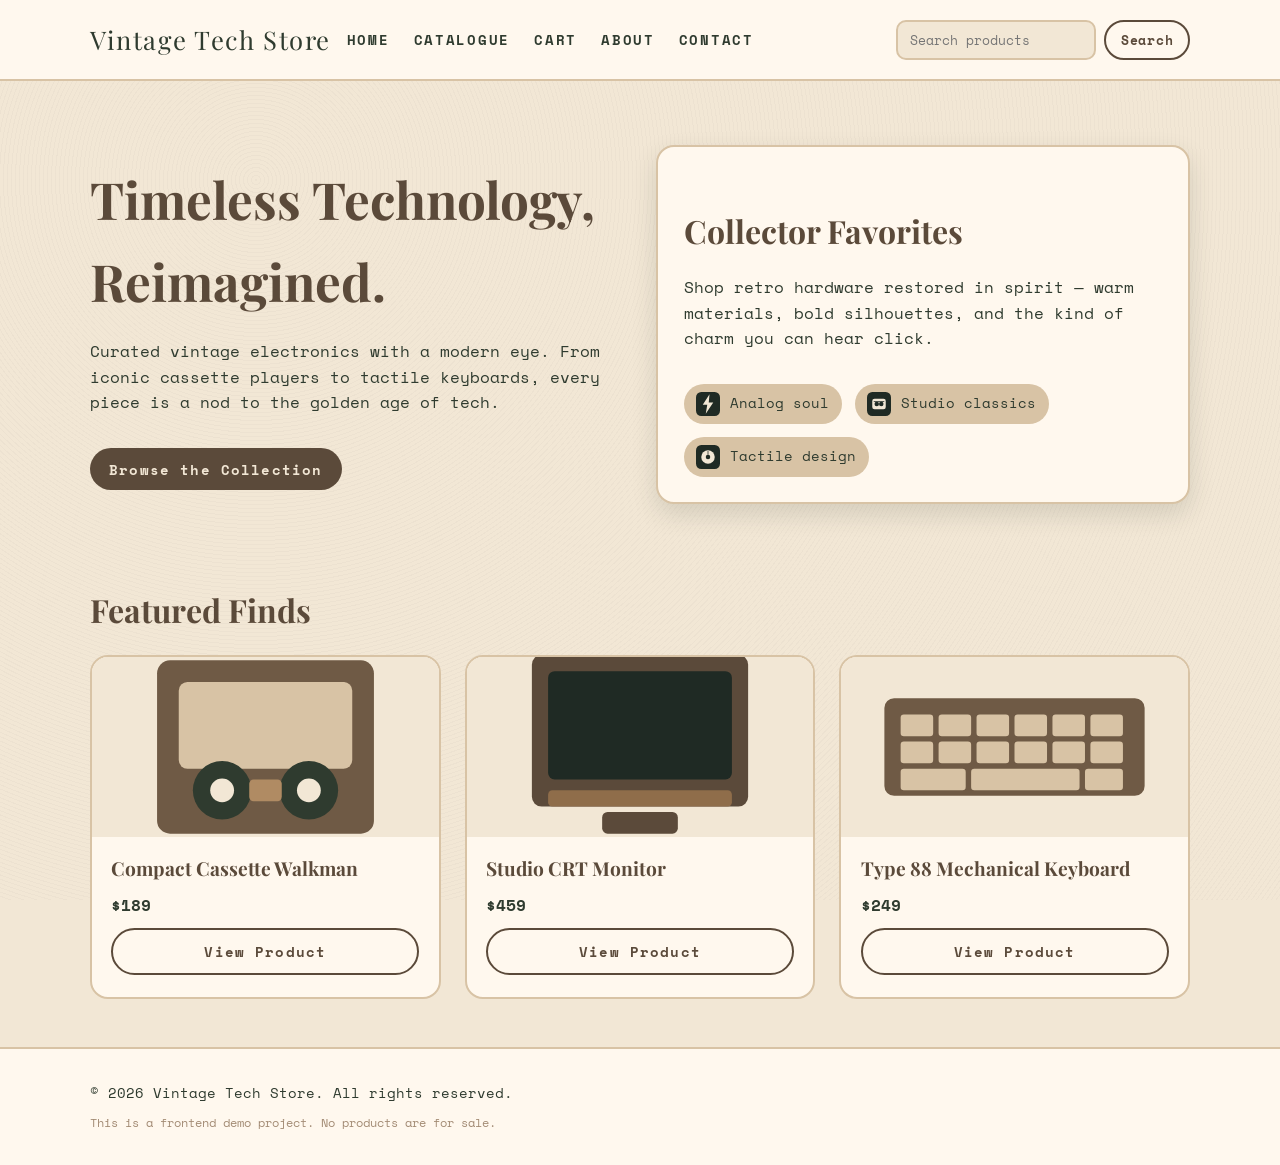
<file: index.html>
<!DOCTYPE html>
<html lang="en">
  <head>
    <!-- Google Tag Manager -->
<script>(function(w,d,s,l,i){w[l]=w[l]||[];w[l].push({'gtm.start':
new Date().getTime(),event:'gtm.js'});var f=d.getElementsByTagName(s)[0],
j=d.createElement(s),dl=l!='dataLayer'?'&l='+l:'';j.async=true;j.src=
'https://www.googletagmanager.com/gtm.js?id='+i+dl;f.parentNode.insertBefore(j,f);
})(window,document,'script','dataLayer','GTM-P5HPLHMH');</script>
<!-- End Google Tag Manager -->
    <meta charset="UTF-8" />
    <meta name="viewport" content="width=device-width, initial-scale=1.0" />
    <title>Vintage Tech Store</title>
    <link rel="preconnect" href="https://fonts.googleapis.com" />
    <link rel="preconnect" href="https://fonts.gstatic.com" crossorigin />
    <link
      href="https://fonts.googleapis.com/css2?family=Playfair+Display:wght@500;700&family=Space+Mono:wght@400;700&display=swap"
      rel="stylesheet"
    />
    <link rel="stylesheet" href="css/style.css" />
    <!-- Google tag (gtag.js) -->
  <script async src="https://www.googletagmanager.com/gtag/js?id=G-5LBXC2BKYL"></script>
  <script>
    window.dataLayer = window.dataLayer || [];
    function gtag(){dataLayer.push(arguments);}
    gtag('js', new Date());

    gtag('config', 'G-5LBXC2BKYL');
  </script>
  <script src="https://t.contentsquare.net/uxa/ed27c4a31c78d.js"></script>
  </head>
  <body>
    <!-- Google Tag Manager (noscript) -->
<noscript><iframe src="https://www.googletagmanager.com/ns.html?id=GTM-P5HPLHMH"
height="0" width="0" style="display:none;visibility:hidden"></iframe></noscript>
<!-- End Google Tag Manager (noscript) -->
    <header class="navbar">
      <div class="container navbar-inner">
        <a class="brand" href="index.html">Vintage Tech Store</a>
        <button class="nav-toggle" type="button" aria-label="Toggle navigation">
          Menu
        </button>
        <nav class="nav-links">
          <a href="index.html">Home</a>
          <a href="catalogue.html">Catalogue</a>
          <a href="cart.html">Cart</a>
          <a href="about.html">About</a>
          <a href="contact.html">Contact</a>
        </nav>
      </div>
    </header>

    <main class="container">
      <section class="hero">
        <div>
          <h1>Timeless Technology, Reimagined.</h1>
          <p>
            Curated vintage electronics with a modern eye. From iconic cassette
            players to tactile keyboards, every piece is a nod to the golden age
            of tech.
          </p>
          <a class="button" href="catalogue.html">Browse the Collection</a>
        </div>
        <div class="hero-card">
          <h2 class="section-title">Collector Favorites</h2>
          <p>
            Shop retro hardware restored in spirit — warm materials, bold
            silhouettes, and the kind of charm you can hear click.
          </p>
          <div class="hero-badges">
            <div class="badge">
              <img src="assets/icons/bolt.svg" alt="Bolt icon" />
              Analog soul
            </div>
            <div class="badge">
              <img src="assets/icons/tape.svg" alt="Tape icon" />
              Studio classics
            </div>
            <div class="badge">
              <img src="assets/icons/knob.svg" alt="Knob icon" />
              Tactile design
            </div>
          </div>
        </div>
      </section>

      <section>
        <h2 class="section-title">Featured Finds</h2>
        <div class="grid grid-3">
          <article class="card" data-product-id="walkman" tabindex="0" aria-label="Compact Cassette Walkman">
            <img src="assets/images/walkman.svg" alt="Vintage Walkman" />
            <div class="card-body">
              <h3>Compact Cassette Walkman</h3>
              <p class="price">$189</p>
              <a class="button secondary" href="product.html?id=walkman">View Product</a>
            </div>
          </article>
          <article class="card" data-product-id="crt-monitor" tabindex="0" aria-label="Studio CRT Monitor">
            <img src="assets/images/crt-monitor.svg" alt="CRT Monitor" />
            <div class="card-body">
              <h3>Studio CRT Monitor</h3>
              <p class="price">$459</p>
              <a class="button secondary" href="product.html?id=crt-monitor">View Product</a>
            </div>
          </article>
          <article class="card" data-product-id="mechanical-keyboard" tabindex="0" aria-label="Type 88 Mechanical Keyboard">
            <img src="assets/images/mechanical-keyboard.svg" alt="Mechanical Keyboard" />
            <div class="card-body">
              <h3>Type 88 Mechanical Keyboard</h3>
              <p class="price">$249</p>
              <a class="button secondary" href="product.html?id=mechanical-keyboard">View Product</a>
            </div>
          </article>
        </div>
      </section>
    </main>

    <footer class="footer">
      <div class="container">
        <p>© 2026 Vintage Tech Store. All rights reserved.</p>
        <small>This is a frontend demo project. No products are for sale.</small>
      </div>
    </footer>

    <script src="js/main.js"></script>
  </body>
</html>
</file>
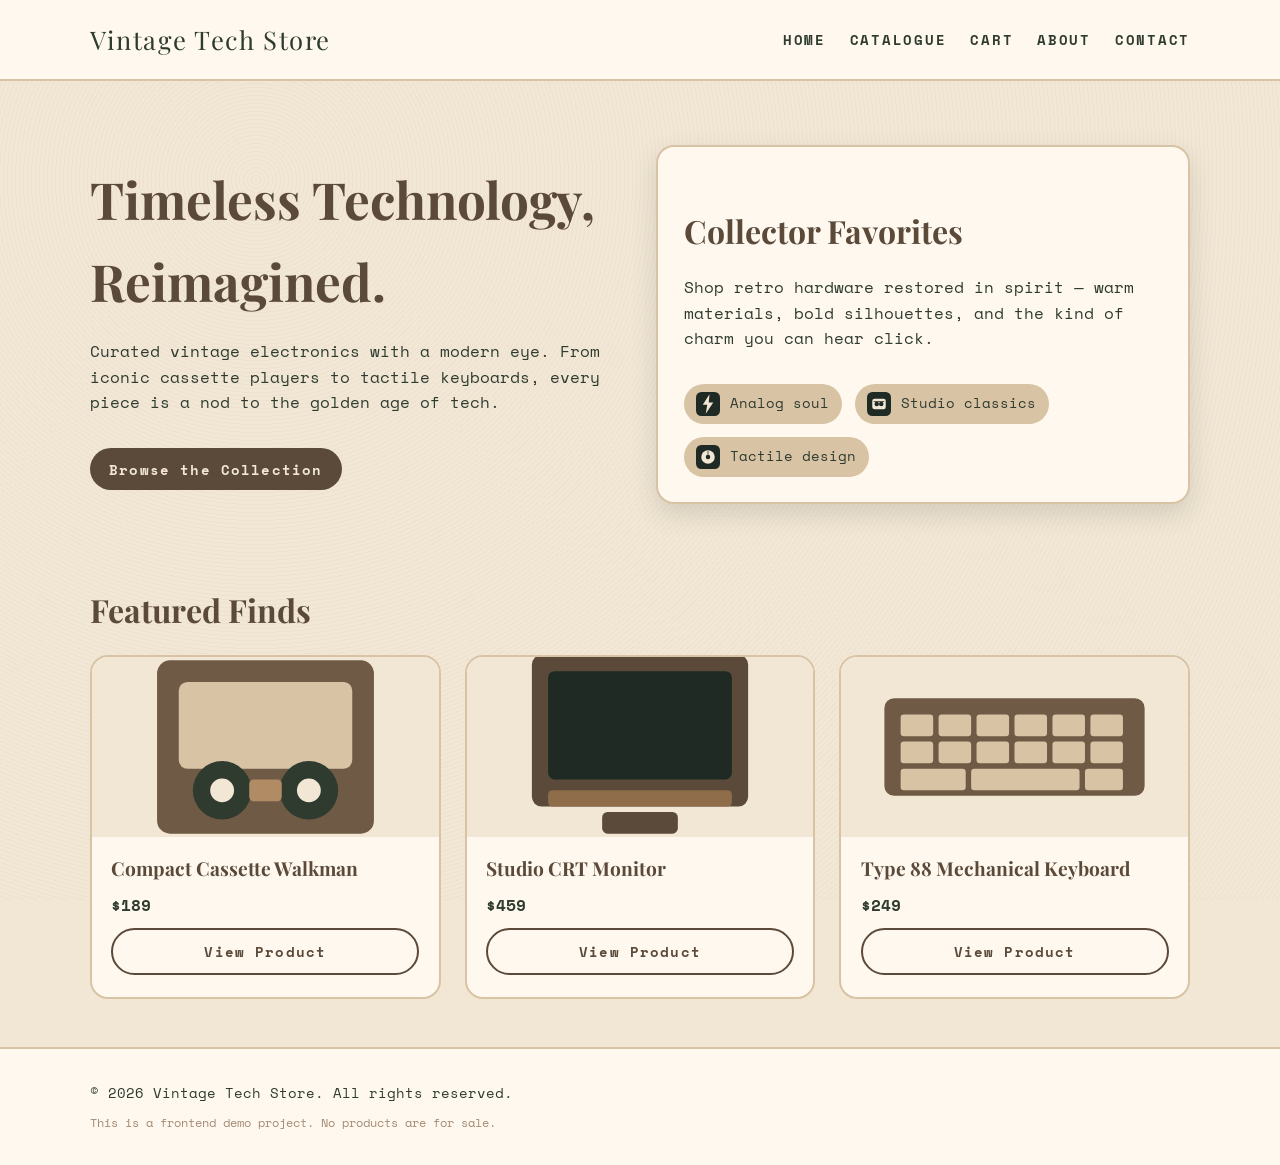
<file: vintage-tech-store/index.html>
<!DOCTYPE html>
<html lang="en">
  <head>
    <meta charset="UTF-8" />
    <meta name="viewport" content="width=device-width, initial-scale=1.0" />
    <title>Vintage Tech Store</title>
    <link rel="preconnect" href="https://fonts.googleapis.com" />
    <link rel="preconnect" href="https://fonts.gstatic.com" crossorigin />
    <link
      href="https://fonts.googleapis.com/css2?family=Playfair+Display:wght@500;700&family=Space+Mono:wght@400;700&display=swap"
      rel="stylesheet"
    />
    <link rel="stylesheet" href="css/style.css" />
    <!-- Google tag (gtag.js) -->
  <script async src="https://www.googletagmanager.com/gtag/js?id=G-5LBXC2BKYL"></script>
  <script>
    window.dataLayer = window.dataLayer || [];
    function gtag(){dataLayer.push(arguments);}
    gtag('js', new Date());

    gtag('config', 'G-5LBXC2BKYL');
  </script>
  <script src="https://t.contentsquare.net/uxa/ed27c4a31c78d.js"></script>
  </head>
  <body>
    <header class="navbar">
      <div class="container navbar-inner">
        <a class="brand" href="index.html">Vintage Tech Store</a>
        <button class="nav-toggle" type="button" aria-label="Toggle navigation">
          Menu
        </button>
        <nav class="nav-links">
          <a href="index.html">Home</a>
          <a href="catalogue.html">Catalogue</a>
          <a href="cart.html">Cart</a>
          <a href="about.html">About</a>
          <a href="contact.html">Contact</a>
        </nav>
      </div>
    </header>

    <main class="container">
      <section class="hero">
        <div>
          <h1>Timeless Technology, Reimagined.</h1>
          <p>
            Curated vintage electronics with a modern eye. From iconic cassette
            players to tactile keyboards, every piece is a nod to the golden age
            of tech.
          </p>
          <a class="button" href="catalogue.html">Browse the Collection</a>
        </div>
        <div class="hero-card">
          <h2 class="section-title">Collector Favorites</h2>
          <p>
            Shop retro hardware restored in spirit — warm materials, bold
            silhouettes, and the kind of charm you can hear click.
          </p>
          <div class="hero-badges">
            <div class="badge">
              <img src="assets/icons/bolt.svg" alt="Bolt icon" />
              Analog soul
            </div>
            <div class="badge">
              <img src="assets/icons/tape.svg" alt="Tape icon" />
              Studio classics
            </div>
            <div class="badge">
              <img src="assets/icons/knob.svg" alt="Knob icon" />
              Tactile design
            </div>
          </div>
        </div>
      </section>

      <section>
        <h2 class="section-title">Featured Finds</h2>
        <div class="grid grid-3">
          <article class="card" data-product-id="walkman" tabindex="0" aria-label="Compact Cassette Walkman">
            <img src="assets/images/walkman.svg" alt="Vintage Walkman" />
            <div class="card-body">
              <h3>Compact Cassette Walkman</h3>
              <p class="price">$189</p>
              <a class="button secondary" href="product.html?id=walkman">View Product</a>
            </div>
          </article>
          <article class="card" data-product-id="crt-monitor" tabindex="0" aria-label="Studio CRT Monitor">
            <img src="assets/images/crt-monitor.svg" alt="CRT Monitor" />
            <div class="card-body">
              <h3>Studio CRT Monitor</h3>
              <p class="price">$459</p>
              <a class="button secondary" href="product.html?id=crt-monitor">View Product</a>
            </div>
          </article>
          <article class="card" data-product-id="mechanical-keyboard" tabindex="0" aria-label="Type 88 Mechanical Keyboard">
            <img src="assets/images/mechanical-keyboard.svg" alt="Mechanical Keyboard" />
            <div class="card-body">
              <h3>Type 88 Mechanical Keyboard</h3>
              <p class="price">$249</p>
              <a class="button secondary" href="product.html?id=mechanical-keyboard">View Product</a>
            </div>
          </article>
        </div>
      </section>
    </main>

    <footer class="footer">
      <div class="container">
        <p>© 2026 Vintage Tech Store. All rights reserved.</p>
        <small>This is a frontend demo project. No products are for sale.</small>
      </div>
    </footer>

    <script src="js/main.js"></script>
  </body>
</html>
</file>
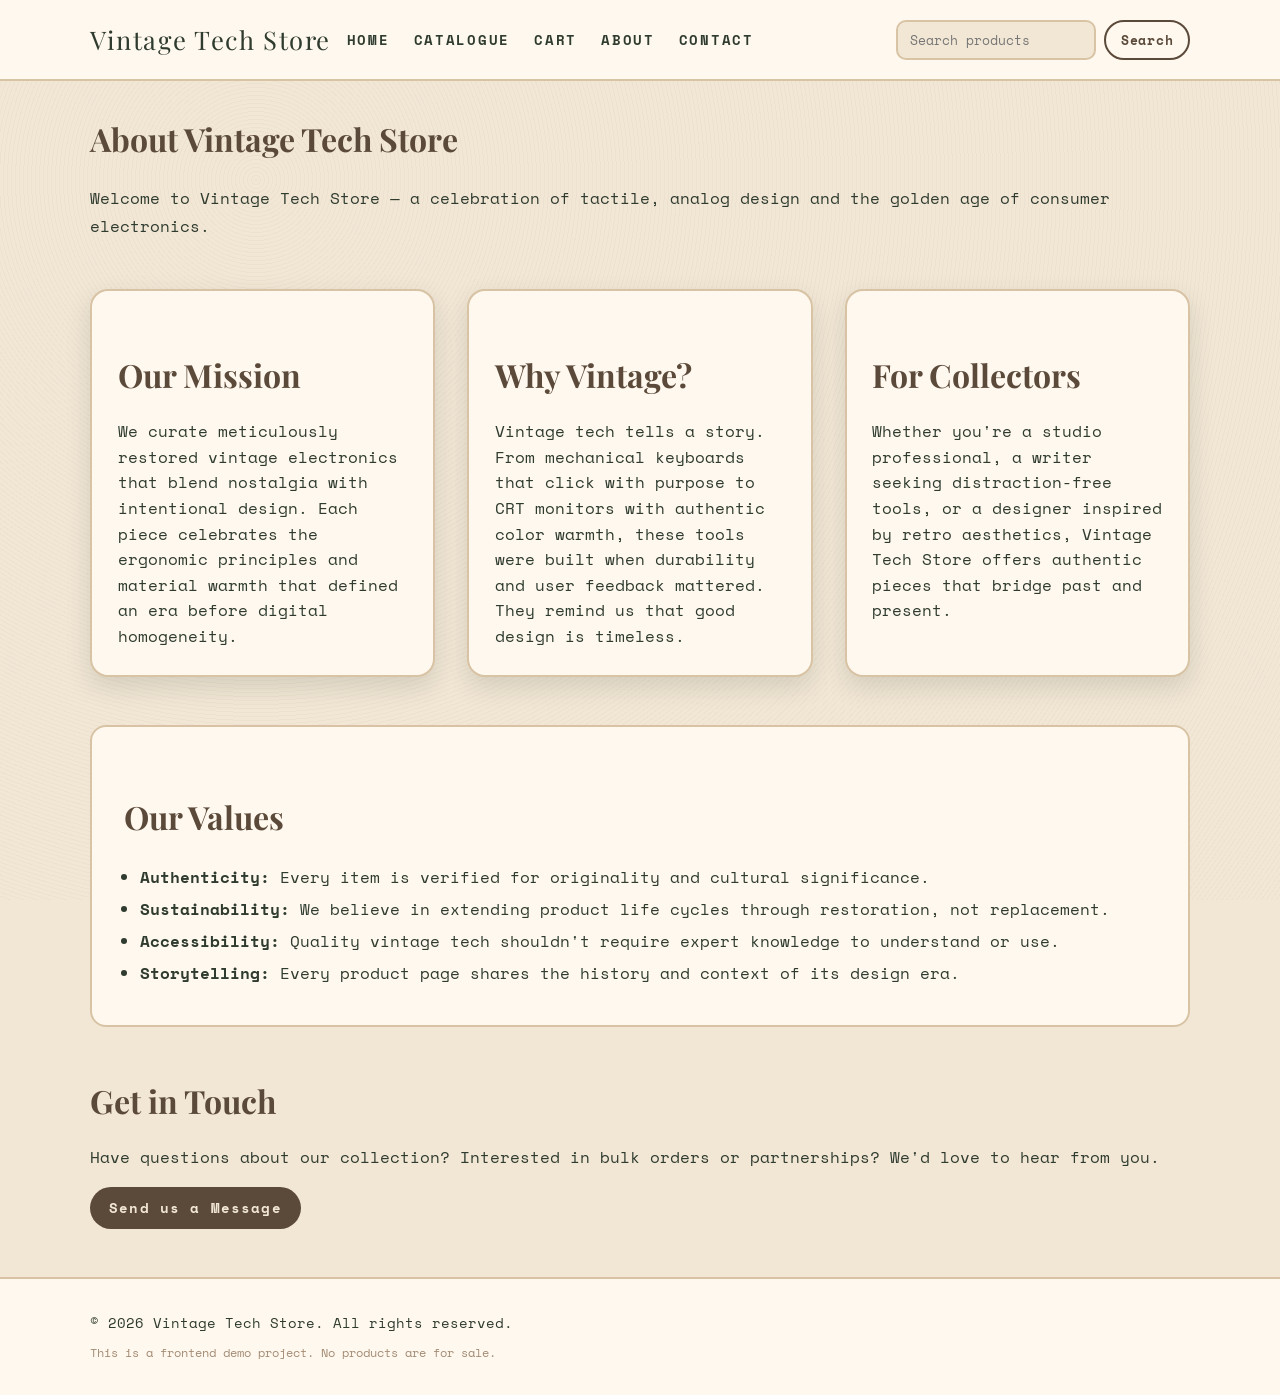
<file: about.html>
<!DOCTYPE html>
<html lang="en">
  <head>
    <!-- Google Tag Manager -->
  <script>(function(w,d,s,l,i){w[l]=w[l]||[];w[l].push({'gtm.start':
  new Date().getTime(),event:'gtm.js'});var f=d.getElementsByTagName(s)[0],
  j=d.createElement(s),dl=l!='dataLayer'?'&l='+l:'';j.async=true;j.src=
  'https://www.googletagmanager.com/gtm.js?id='+i+dl;f.parentNode.insertBefore(j,f);
  })(window,document,'script','dataLayer','GTM-P5HPLHMH');</script>
<!-- End Google Tag Manager -->
    <meta charset="UTF-8" />
    <meta name="viewport" content="width=device-width, initial-scale=1.0" />
    <title>About Us | Vintage Tech Store</title>
    <link rel="preconnect" href="https://fonts.googleapis.com" />
    <link rel="preconnect" href="https://fonts.gstatic.com" crossorigin />
    <link
      href="https://fonts.googleapis.com/css2?family=Playfair+Display:wght@500;700&family=Space+Mono:wght@400;700&display=swap"
      rel="stylesheet"
    />
    <link rel="stylesheet" href="css/style.css" />
    <script src="https://t.contentsquare.net/uxa/ed27c4a31c78d.js"></script>
  </head>
  <body>
    <!-- Google Tag Manager (noscript) -->
<noscript><iframe src="https://www.googletagmanager.com/ns.html?id=GTM-P5HPLHMH"
height="0" width="0" style="display:none;visibility:hidden"></iframe></noscript>
<!-- End Google Tag Manager (noscript) -->
    <header class="navbar">
      <div class="container navbar-inner">
        <a class="brand" href="index.html">Vintage Tech Store</a>
        <button class="nav-toggle" type="button" aria-label="Toggle navigation">
          Menu
        </button>
        <nav class="nav-links">
          <a href="index.html">Home</a>
          <a href="catalogue.html">Catalogue</a>
          <a href="cart.html">Cart</a>
          <a href="about.html">About</a>
          <a href="contact.html">Contact</a>
        </nav>
      </div>
    </header>

    <main class="container">
      <section style="margin-bottom: 3rem;">
        <h1 class="section-title">About Vintage Tech Store</h1>
        <p style="font-size: 1rem; margin-bottom: 1.5rem; line-height: 1.8;">
          Welcome to Vintage Tech Store — a celebration of tactile, analog design and the golden age of consumer electronics.
        </p>
      </section>

      <section style="display: grid; grid-template-columns: repeat(auto-fit, minmax(300px, 1fr)); gap: 2rem; margin-bottom: 3rem;">
        <article class="hero-card">
          <h2 class="section-title">Our Mission</h2>
          <p>
            We curate meticulously restored vintage electronics that blend nostalgia with intentional design. Each piece celebrates the ergonomic principles and material warmth that defined an era before digital homogeneity.
          </p>
        </article>
        <article class="hero-card">
          <h2 class="section-title">Why Vintage?</h2>
          <p>
            Vintage tech tells a story. From mechanical keyboards that click with purpose to CRT monitors with authentic color warmth, these tools were built when durability and user feedback mattered. They remind us that good design is timeless.
          </p>
        </article>
        <article class="hero-card">
          <h2 class="section-title">For Collectors</h2>
          <p>
            Whether you're a studio professional, a writer seeking distraction-free tools, or a designer inspired by retro aesthetics, Vintage Tech Store offers authentic pieces that bridge past and present.
          </p>
        </article>
      </section>

      <section style="background: var(--color-surface); padding: 2rem; border-radius: 16px; border: 2px solid var(--color-highlight); margin-bottom: 3rem;">
        <h2 class="section-title">Our Values</h2>
        <ul class="specs">
          <li><strong>Authenticity:</strong> Every item is verified for originality and cultural significance.</li>
          <li><strong>Sustainability:</strong> We believe in extending product life cycles through restoration, not replacement.</li>
          <li><strong>Accessibility:</strong> Quality vintage tech shouldn't require expert knowledge to understand or use.</li>
          <li><strong>Storytelling:</strong> Every product page shares the history and context of its design era.</li>
        </ul>
      </section>

      <section style="margin-bottom: 3rem;">
        <h2 class="section-title">Get in Touch</h2>
        <p style="margin-bottom: 1rem;">
          Have questions about our collection? Interested in bulk orders or partnerships? We'd love to hear from you.
        </p>
        <a class="button" href="contact.html">Send us a Message</a>
      </section>
    </main>

    <footer class="footer">
      <div class="container">
        <p>© 2026 Vintage Tech Store. All rights reserved.</p>
        <small>This is a frontend demo project. No products are for sale.</small>
      </div>
    </footer>

    <script src="js/main.js"></script>
  </body>
</html>
</file>
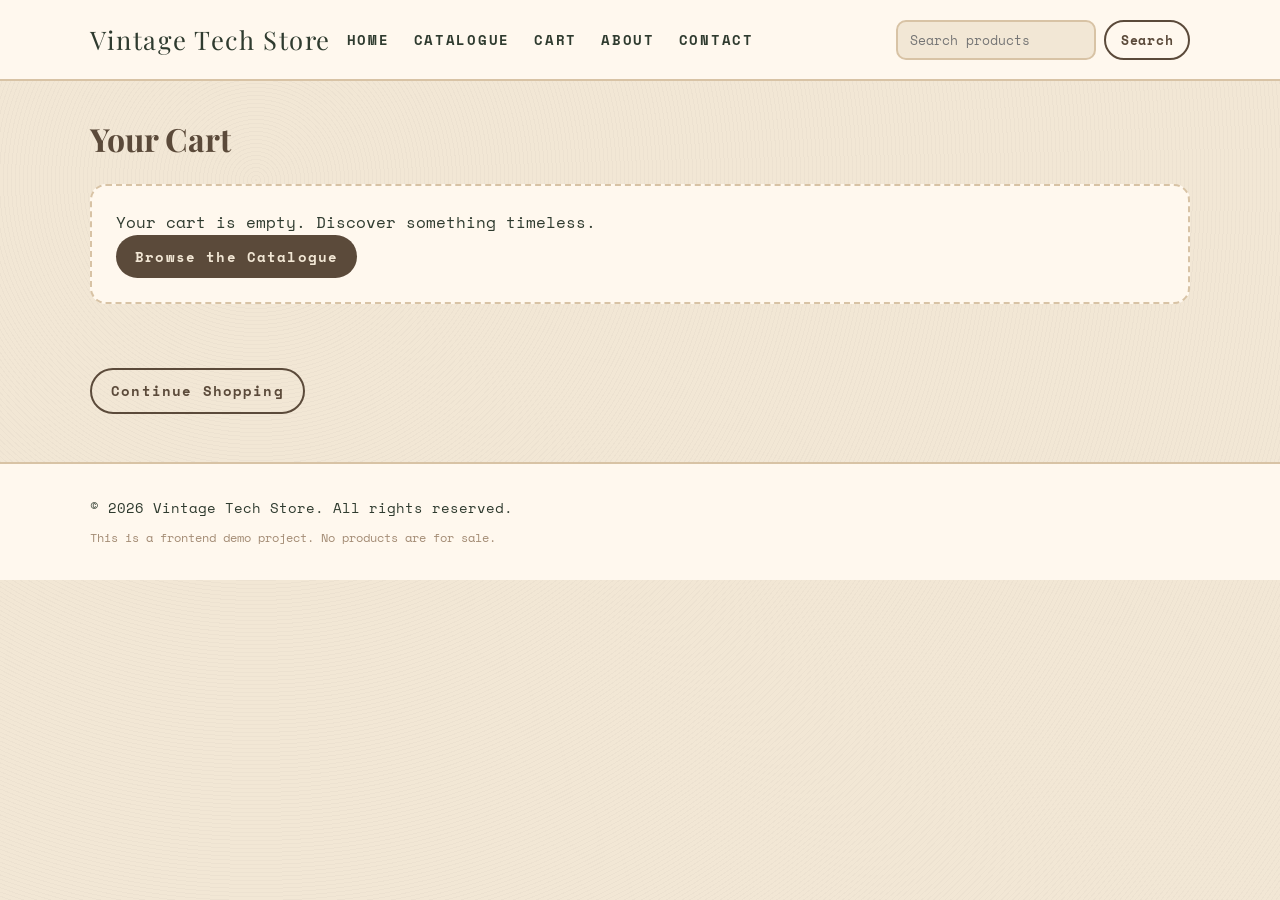
<file: cart.html>
<!DOCTYPE html>
<html lang="en">
  <head>
    <!-- Google Tag Manager -->
<script>(function(w,d,s,l,i){w[l]=w[l]||[];w[l].push({'gtm.start':
new Date().getTime(),event:'gtm.js'});var f=d.getElementsByTagName(s)[0],
j=d.createElement(s),dl=l!='dataLayer'?'&l='+l:'';j.async=true;j.src=
'https://www.googletagmanager.com/gtm.js?id='+i+dl;f.parentNode.insertBefore(j,f);
})(window,document,'script','dataLayer','GTM-P5HPLHMH');</script>
<!-- End Google Tag Manager -->
    <meta charset="UTF-8" />
    <meta name="viewport" content="width=device-width, initial-scale=1.0" />
    <title>Cart | Vintage Tech Store</title>
    <link rel="preconnect" href="https://fonts.googleapis.com" />
    <link rel="preconnect" href="https://fonts.gstatic.com" crossorigin />
    <link
      href="https://fonts.googleapis.com/css2?family=Playfair+Display:wght@500;700&family=Space+Mono:wght@400;700&display=swap"
      rel="stylesheet"
    />
    <link rel="stylesheet" href="css/style.css" />
    <!-- Google tag (gtag.js) -->
  <script async src="https://www.googletagmanager.com/gtag/js?id=G-5LBXC2BKYL"></script>
  <script>
    window.dataLayer = window.dataLayer || [];
    function gtag(){dataLayer.push(arguments);}
    gtag('js', new Date());

    gtag('config', 'G-5LBXC2BKYL');
  </script>
  <script src="https://t.contentsquare.net/uxa/ed27c4a31c78d.js"></script>
  </head>
  <body>
    <!-- Google Tag Manager (noscript) -->
<noscript><iframe src="https://www.googletagmanager.com/ns.html?id=GTM-P5HPLHMH"
height="0" width="0" style="display:none;visibility:hidden"></iframe></noscript>
<!-- End Google Tag Manager (noscript) -->
    <header class="navbar">
      <div class="container navbar-inner">
        <a class="brand" href="index.html">Vintage Tech Store</a>
        <button class="nav-toggle" type="button" aria-label="Toggle navigation">
          Menu
        </button>
        <nav class="nav-links">
          <a href="index.html">Home</a>
          <a href="catalogue.html">Catalogue</a>
          <a href="cart.html">Cart</a>
          <a href="about.html">About</a>
          <a href="contact.html">Contact</a>
        </nav>
      </div>
    </header>

    <main class="container">
      <h1 class="section-title">Your Cart</h1>
      <div id="cart-empty" class="cart-empty">
        <p>Your cart is empty. Discover something timeless.</p>
        <a class="button" href="catalogue.html">Browse the Catalogue</a>
      </div>
      <section id="cart-items" class="cart-list"></section>
      <div id="cart-summary" class="cart-summary">
        <div>
          <p class="price">Total</p>
          <p id="cart-total" class="cart-total">$0</p>
        </div>
        <div class="cart-actions">
          <button class="button secondary" id="clear-cart" type="button">Clear Cart</button>
          <button class="button" type="button">Checkout</button>
        </div>
      </div>
      <a class="button secondary" href="catalogue.html">Continue Shopping</a>
    </main>

    <footer class="footer">
      <div class="container">
        <p>© 2026 Vintage Tech Store. All rights reserved.</p>
        <small>This is a frontend demo project. No products are for sale.</small>
      </div>
    </footer>

    <script src="js/main.js"></script>
  </body>
</html>
</file>
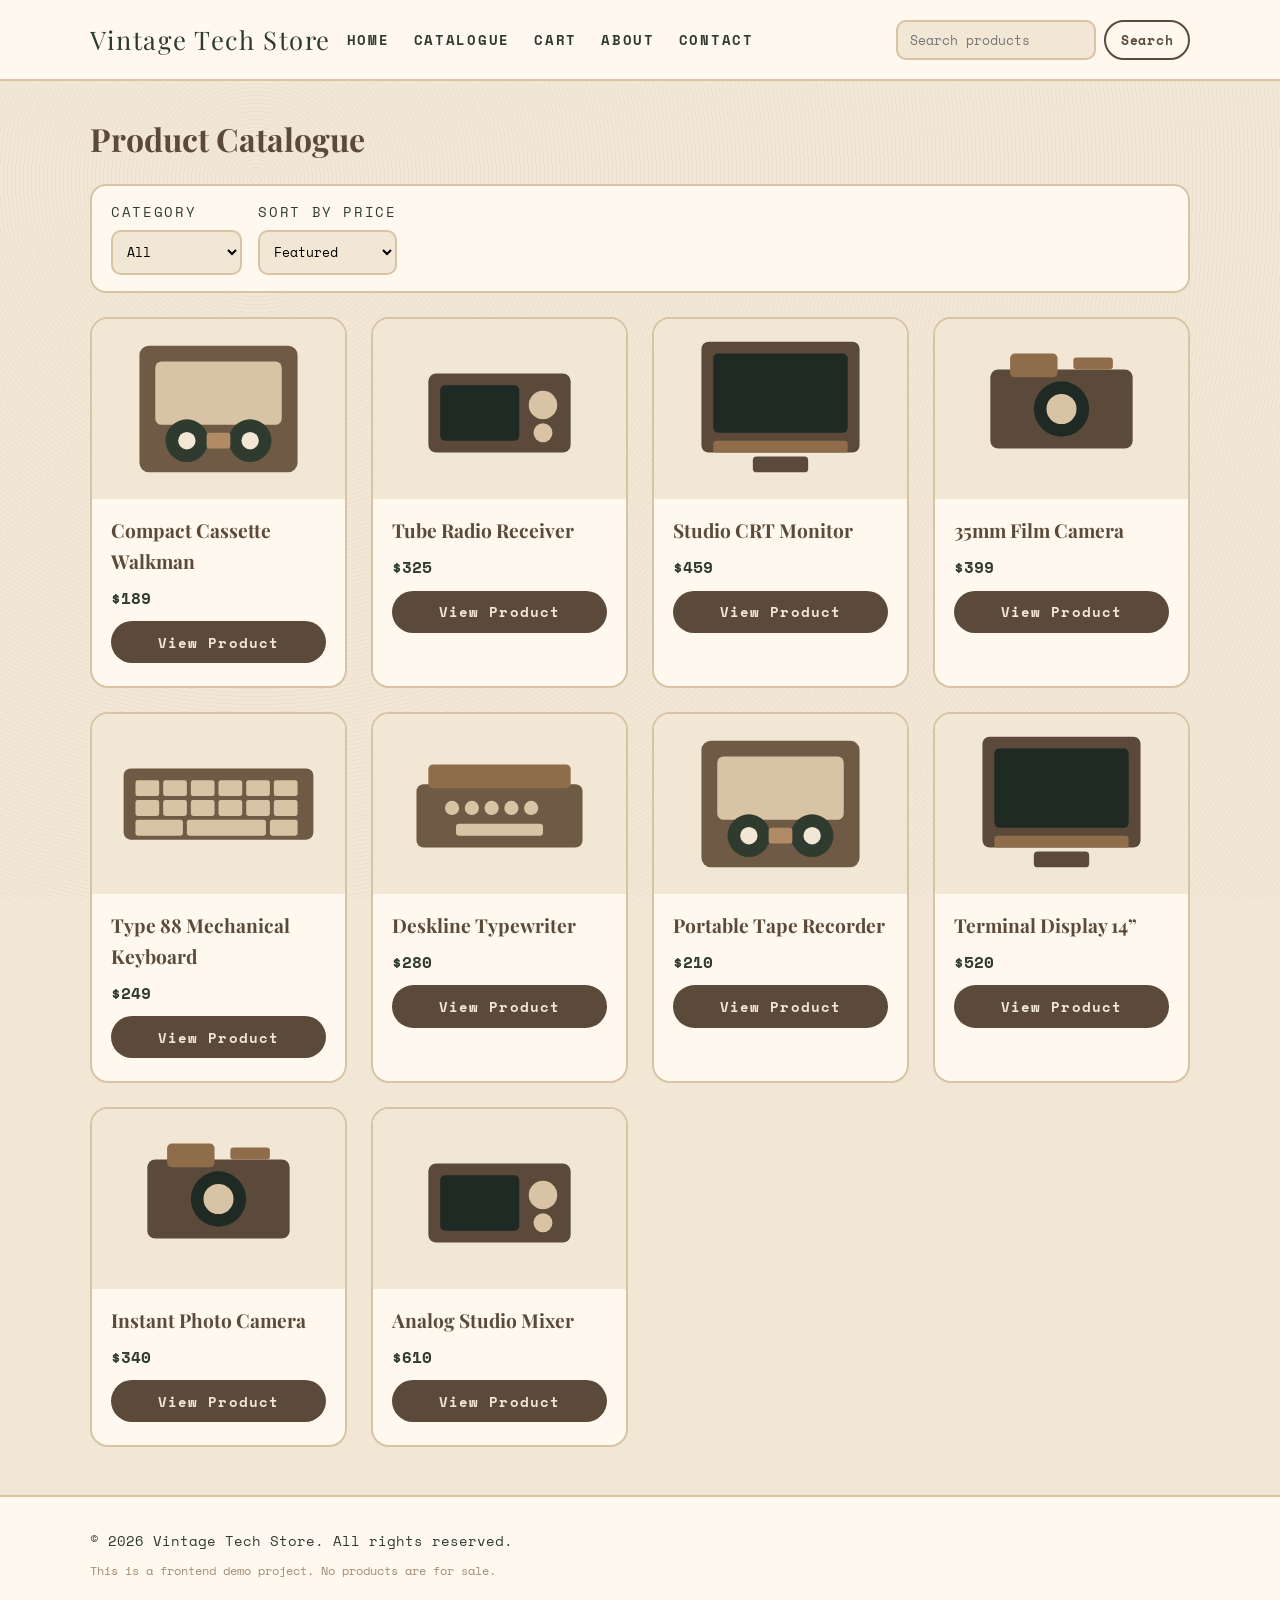
<file: catalogue.html>
<!DOCTYPE html>
<html lang="en">
  <head>
    <!-- Google Tag Manager -->
<script>(function(w,d,s,l,i){w[l]=w[l]||[];w[l].push({'gtm.start':
new Date().getTime(),event:'gtm.js'});var f=d.getElementsByTagName(s)[0],
j=d.createElement(s),dl=l!='dataLayer'?'&l='+l:'';j.async=true;j.src=
'https://www.googletagmanager.com/gtm.js?id='+i+dl;f.parentNode.insertBefore(j,f);
})(window,document,'script','dataLayer','GTM-P5HPLHMH');</script>
<!-- End Google Tag Manager -->
    <meta charset="UTF-8" />
    <meta name="viewport" content="width=device-width, initial-scale=1.0" />
    <title>Catalogue | Vintage Tech Store</title>
    <link rel="preconnect" href="https://fonts.googleapis.com" />
    <link rel="preconnect" href="https://fonts.gstatic.com" crossorigin />
    <link
      href="https://fonts.googleapis.com/css2?family=Playfair+Display:wght@500;700&family=Space+Mono:wght@400;700&display=swap"
      rel="stylesheet"
    />
    <link rel="stylesheet" href="css/style.css" />
    <script src="https://t.contentsquare.net/uxa/ed27c4a31c78d.js"></script>
  </head>
  <body>
    <!-- Google Tag Manager (noscript) -->
<noscript><iframe src="https://www.googletagmanager.com/ns.html?id=GTM-P5HPLHMH"
height="0" width="0" style="display:none;visibility:hidden"></iframe></noscript>
<!-- End Google Tag Manager (noscript) -->
    <header class="navbar">
      <div class="container navbar-inner">
        <a class="brand" href="index.html">Vintage Tech Store</a>
        <button class="nav-toggle" type="button" aria-label="Toggle navigation">
          Menu
        </button>
        <nav class="nav-links">
          <a href="index.html">Home</a>
          <a href="catalogue.html">Catalogue</a>
          <a href="cart.html">Cart</a>
          <a href="about.html">About</a>
          <a href="contact.html">Contact</a>
        </nav>
      </div>
    </header>

    <main class="container">
      <h1 class="section-title">Product Catalogue</h1>
      <div class="filters">
        <label class="select">
          Category
          <select>
            <option>All</option>
            <option>Audio</option>
            <option>Computing</option>
            <option>Studio</option>
            <option>Photography</option>
          </select>
        </label>
        <label class="select">
          Sort by price
          <select>
            <option>Featured</option>
            <option>Low to high</option>
            <option>High to low</option>
          </select>
        </label>
      </div>

      <section class="grid grid-4">
        <article class="card" data-product-id="walkman" tabindex="0" aria-label="Compact Cassette Walkman">
          <img src="assets/images/walkman.svg" alt="Vintage Walkman" />
          <div class="card-body">
            <h3>Compact Cassette Walkman</h3>
            <p class="price">$189</p>
            <a class="button" href="product.html?id=walkman">View Product</a>
          </div>
        </article>
        <article class="card" data-product-id="tube-radio" tabindex="0" aria-label="Tube Radio Receiver">
          <img src="assets/images/tube-radio.svg" alt="Tube radio" />
          <div class="card-body">
            <h3>Tube Radio Receiver</h3>
            <p class="price">$325</p>
            <a class="button" href="product.html?id=tube-radio">View Product</a>
          </div>
        </article>
        <article class="card" data-product-id="crt-monitor" tabindex="0" aria-label="Studio CRT Monitor">
          <img src="assets/images/crt-monitor.svg" alt="CRT monitor" />
          <div class="card-body">
            <h3>Studio CRT Monitor</h3>
            <p class="price">$459</p>
            <a class="button" href="product.html?id=crt-monitor">View Product</a>
          </div>
        </article>
        <article class="card" data-product-id="film-camera" tabindex="0" aria-label="35mm Film Camera">
          <img src="assets/images/film-camera.svg" alt="Film camera" />
          <div class="card-body">
            <h3>35mm Film Camera</h3>
            <p class="price">$399</p>
            <a class="button" href="product.html?id=film-camera">View Product</a>
          </div>
        </article>
        <article class="card" data-product-id="mechanical-keyboard" tabindex="0" aria-label="Type 88 Mechanical Keyboard">
          <img src="assets/images/mechanical-keyboard.svg" alt="Mechanical keyboard" />
          <div class="card-body">
            <h3>Type 88 Mechanical Keyboard</h3>
            <p class="price">$249</p>
            <a class="button" href="product.html?id=mechanical-keyboard">View Product</a>
          </div>
        </article>
        <article class="card" data-product-id="typewriter" tabindex="0" aria-label="Deskline Typewriter">
          <img src="assets/images/typewriter.svg" alt="Typewriter" />
          <div class="card-body">
            <h3>Deskline Typewriter</h3>
            <p class="price">$280</p>
            <a class="button" href="product.html?id=typewriter">View Product</a>
          </div>
        </article>
        <article class="card" data-product-id="tape-recorder" tabindex="0" aria-label="Portable Tape Recorder">
          <img src="assets/images/walkman.svg" alt="Portable recorder" />
          <div class="card-body">
            <h3>Portable Tape Recorder</h3>
            <p class="price">$210</p>
            <a class="button" href="product.html?id=tape-recorder">View Product</a>
          </div>
        </article>
        <article class="card" data-product-id="terminal-display" tabindex="0" aria-label="Terminal Display 14 inch">
          <img src="assets/images/crt-monitor.svg" alt="Terminal display" />
          <div class="card-body">
            <h3>Terminal Display 14”</h3>
            <p class="price">$520</p>
            <a class="button" href="product.html?id=terminal-display">View Product</a>
          </div>
        </article>
        <article class="card" data-product-id="instant-camera" tabindex="0" aria-label="Instant Photo Camera">
          <img src="assets/images/film-camera.svg" alt="Instant camera" />
          <div class="card-body">
            <h3>Instant Photo Camera</h3>
            <p class="price">$340</p>
            <a class="button" href="product.html?id=instant-camera">View Product</a>
          </div>
        </article>
        <article class="card" data-product-id="studio-mixer" tabindex="0" aria-label="Analog Studio Mixer">
          <img src="assets/images/tube-radio.svg" alt="Studio mixer" />
          <div class="card-body">
            <h3>Analog Studio Mixer</h3>
            <p class="price">$610</p>
            <a class="button" href="product.html?id=studio-mixer">View Product</a>
          </div>
        </article>
      </section>
    </main>

    <footer class="footer">
      <div class="container">
        <p>© 2026 Vintage Tech Store. All rights reserved.</p>
        <small>This is a frontend demo project. No products are for sale.</small>
      </div>
    </footer>

    <script src="js/main.js"></script>
  </body>
</html>
</file>
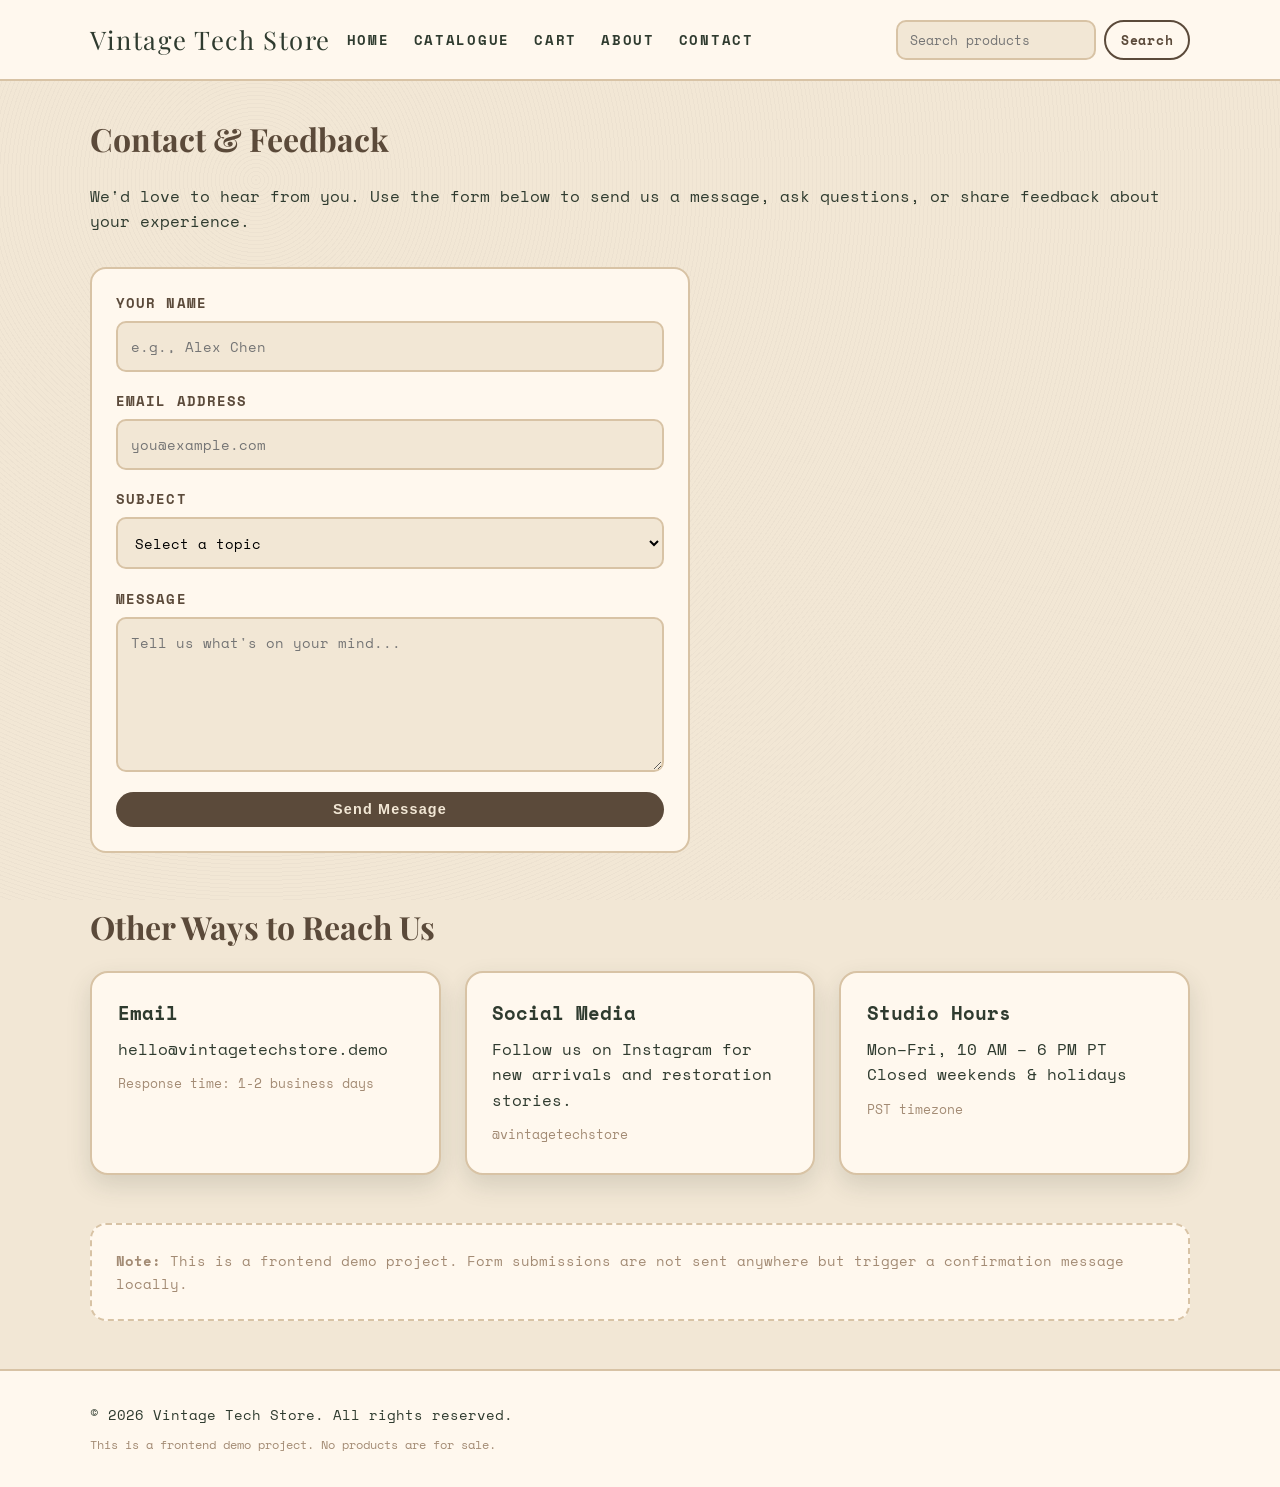
<file: contact.html>
<!DOCTYPE html>
<html lang="en">
  <head>
    <!-- Google Tag Manager -->
<script>(function(w,d,s,l,i){w[l]=w[l]||[];w[l].push({'gtm.start':
new Date().getTime(),event:'gtm.js'});var f=d.getElementsByTagName(s)[0],
j=d.createElement(s),dl=l!='dataLayer'?'&l='+l:'';j.async=true;j.src=
'https://www.googletagmanager.com/gtm.js?id='+i+dl;f.parentNode.insertBefore(j,f);
})(window,document,'script','dataLayer','GTM-P5HPLHMH');</script>
<!-- End Google Tag Manager -->
    <meta charset="UTF-8" />
    <meta name="viewport" content="width=device-width, initial-scale=1.0" />
    <title>Contact & Feedback | Vintage Tech Store</title>
    <link rel="preconnect" href="https://fonts.googleapis.com" />
    <link rel="preconnect" href="https://fonts.gstatic.com" crossorigin />
    <link
      href="https://fonts.googleapis.com/css2?family=Playfair+Display:wght@500;700&family=Space+Mono:wght@400;700&display=swap"
      rel="stylesheet"
    />
    <link rel="stylesheet" href="css/style.css" />
    <!-- Google tag (gtag.js) -->
  <script async src="https://www.googletagmanager.com/gtag/js?id=G-5LBXC2BKYL"></script>
  <script>
    window.dataLayer = window.dataLayer || [];
    function gtag(){dataLayer.push(arguments);}
    gtag('js', new Date());

    gtag('config', 'G-5LBXC2BKYL');
  </script>
  <script src="https://t.contentsquare.net/uxa/ed27c4a31c78d.js"></script>
  </head>
  <body>
    <!-- Google Tag Manager (noscript) -->
<noscript><iframe src="https://www.googletagmanager.com/ns.html?id=GTM-P5HPLHMH"
height="0" width="0" style="display:none;visibility:hidden"></iframe></noscript>
<!-- End Google Tag Manager (noscript) -->
    <header class="navbar">
      <div class="container navbar-inner">
        <a class="brand" href="index.html">Vintage Tech Store</a>
        <button class="nav-toggle" type="button" aria-label="Toggle navigation">
          Menu
        </button>
        <nav class="nav-links">
          <a href="index.html">Home</a>
          <a href="catalogue.html">Catalogue</a>
          <a href="cart.html">Cart</a>
          <a href="about.html">About</a>
          <a href="contact.html">Contact</a>
        </nav>
      </div>
    </header>

    <main class="container">
      <h1 class="section-title">Contact & Feedback</h1>
      <p style="margin-bottom: 2rem; font-size: 1rem;">
        We'd love to hear from you. Use the form below to send us a message, ask questions, or share feedback about your experience.
      </p>

      <section class="contact-section">
        <form id="contact-form" class="contact-form">
          <div class="form-group">
            <label for="name">Your Name</label>
            <input
              type="text"
              id="name"
              name="name"
              required
              placeholder="e.g., Alex Chen"
            />
          </div>

          <div class="form-group">
            <label for="email">Email Address</label>
            <input
              type="email"
              id="email"
              name="email"
              required
              placeholder="you@example.com"
            />
          </div>

          <div class="form-group">
            <label for="subject">Subject</label>
            <select id="subject" name="subject" required>
              <option value="">Select a topic</option>
              <option value="inquiry">Product Inquiry</option>
              <option value="feedback">Feedback</option>
              <option value="partnership">Partnership</option>
              <option value="bug">Report an Issue</option>
              <option value="other">Other</option>
            </select>
          </div>

          <div class="form-group">
            <label for="message">Message</label>
            <textarea
              id="message"
              name="message"
              required
              placeholder="Tell us what's on your mind..."
              rows="6"
            ></textarea>
          </div>

          <button class="button" type="submit">Send Message</button>
        </form>

        <div id="form-success" class="form-success" style="display: none;">
          <h2 style="color: var(--color-accent); margin-bottom: 0.5rem;">
            Thank You!
          </h2>
          <p>We've received your message and will get back to you soon.</p>
          <button class="button secondary" type="button" id="form-reset-btn">
            Send Another
          </button>
        </div>
      </section>

      <section style="margin-top: 3rem;">
        <h2 class="section-title">Other Ways to Reach Us</h2>
        <div style="display: grid; grid-template-columns: repeat(auto-fit, minmax(280px, 1fr)); gap: 1.5rem;">
          <article class="hero-card">
            <h3>Email</h3>
            <p style="margin: 0.5rem 0; word-break: break-all;">
              hello@vintagetechstore.demo
            </p>
            <small style="color: var(--color-muted);">
              Response time: 1-2 business days
            </small>
          </article>
          <article class="hero-card">
            <h3>Social Media</h3>
            <p style="margin: 0.5rem 0;">
              Follow us on Instagram for new arrivals and restoration stories.
            </p>
            <small style="color: var(--color-muted);">
              @vintagetechstore
            </small>
          </article>
          <article class="hero-card">
            <h3>Studio Hours</h3>
            <p style="margin: 0.5rem 0;">
              Mon–Fri, 10 AM – 6 PM PT<br />
              Closed weekends & holidays
            </p>
            <small style="color: var(--color-muted);">
              PST timezone
            </small>
          </article>
        </div>
      </section>

      <section style="margin-top: 3rem; padding: 1.5rem; background: var(--color-surface); border-radius: 16px; border: 2px dashed var(--color-highlight);">
        <p style="font-size: 0.9rem; color: var(--color-muted);">
          <strong>Note:</strong> This is a frontend demo project. Form submissions are not sent anywhere but trigger a confirmation message locally.
        </p>
      </section>
    </main>

    <footer class="footer">
      <div class="container">
        <p>© 2026 Vintage Tech Store. All rights reserved.</p>
        <small>This is a frontend demo project. No products are for sale.</small>
      </div>
    </footer>

    <script src="js/main.js"></script>
  </body>
</html>
</file>
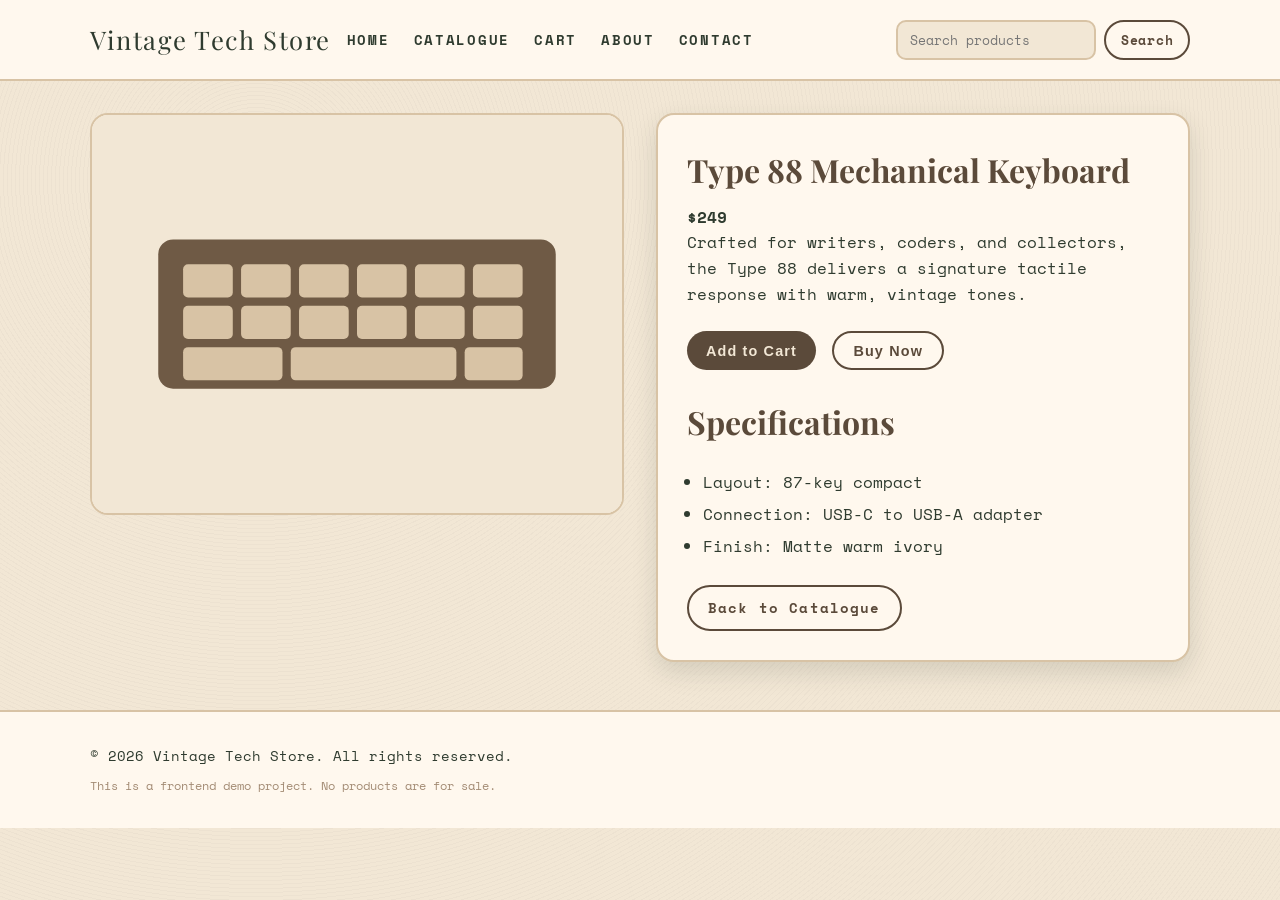
<file: product.html>
<!DOCTYPE html>
<html lang="en">
  <head>
    <!-- Google Tag Manager -->
<script>(function(w,d,s,l,i){w[l]=w[l]||[];w[l].push({'gtm.start':
new Date().getTime(),event:'gtm.js'});var f=d.getElementsByTagName(s)[0],
j=d.createElement(s),dl=l!='dataLayer'?'&l='+l:'';j.async=true;j.src=
'https://www.googletagmanager.com/gtm.js?id='+i+dl;f.parentNode.insertBefore(j,f);
})(window,document,'script','dataLayer','GTM-P5HPLHMH');</script>
<!-- End Google Tag Manager -->
    <meta charset="UTF-8" />
    <meta name="viewport" content="width=device-width, initial-scale=1.0" />
    <title>Type 88 Mechanical Keyboard | Vintage Tech Store</title>
    <link rel="preconnect" href="https://fonts.googleapis.com" />
    <link rel="preconnect" href="https://fonts.gstatic.com" crossorigin />
    <link
      href="https://fonts.googleapis.com/css2?family=Playfair+Display:wght@500;700&family=Space+Mono:wght@400;700&display=swap"
      rel="stylesheet"
    />
    <link rel="stylesheet" href="css/style.css" />
    <!-- Google tag (gtag.js) -->
  <script async src="https://www.googletagmanager.com/gtag/js?id=G-5LBXC2BKYL"></script>
  <script>
    window.dataLayer = window.dataLayer || [];
    function gtag(){dataLayer.push(arguments);}
    gtag('js', new Date());

    gtag('config', 'G-5LBXC2BKYL');
  </script>
  <script src="https://t.contentsquare.net/uxa/ed27c4a31c78d.js"></script>
  </head>
  <body>
    <!-- Google Tag Manager (noscript) -->
<noscript><iframe src="https://www.googletagmanager.com/ns.html?id=GTM-P5HPLHMH"
height="0" width="0" style="display:none;visibility:hidden"></iframe></noscript>
<!-- End Google Tag Manager (noscript) -->
    <header class="navbar">
      <div class="container navbar-inner">
        <a class="brand" href="index.html">Vintage Tech Store</a>
        <button class="nav-toggle" type="button" aria-label="Toggle navigation">
          Menu
        </button>
        <nav class="nav-links">
          <a href="index.html">Home</a>
          <a href="catalogue.html">Catalogue</a>
          <a href="cart.html">Cart</a>
          <a href="about.html">About</a>
          <a href="contact.html">Contact</a>
        </nav>
      </div>
    </header>

    <main class="container">
      <section class="product-layout" data-product-page data-default-id="mechanical-keyboard">
        <div class="card">
          <img id="product-image" src="assets/images/mechanical-keyboard.svg" alt="Type 88 Mechanical Keyboard" />
        </div>
        <div class="product-details">
          <h2 id="product-title">Type 88 Mechanical Keyboard</h2>
          <p id="product-price" class="price">$249</p>
          <p id="product-description">
            Crafted for writers, coders, and collectors, the Type 88 delivers a
            signature tactile response with warm, vintage tones. Inspired by
            late-70s studio terminals, it balances nostalgia with everyday
            usability.
          </p>
          <div style="margin-top: 1.5rem; display: flex; gap: 1rem; flex-wrap: wrap;">
            <button class="button add-to-cart" type="button">Add to Cart</button>
            <button class="button secondary" type="button">Buy Now</button>
          </div>
          <h3 class="section-title" style="margin-top: 1.6rem;">Specifications</h3>
          <ul id="product-specs" class="specs">
            <li>Layout: 87-key compact</li>
            <li>Connection: USB-C to USB-A adapter</li>
            <li>Finish: Matte warm ivory</li>
          </ul>
          <a class="button secondary" style="margin-top: 1.2rem;" href="catalogue.html">
            Back to Catalogue
          </a>
        </div>
      </section>
    </main>

    <footer class="footer">
      <div class="container">
        <p>© 2026 Vintage Tech Store. All rights reserved.</p>
        <small>This is a frontend demo project. No products are for sale.</small>
      </div>
    </footer>

    <script src="js/main.js"></script>
  </body>
</html>
</file>
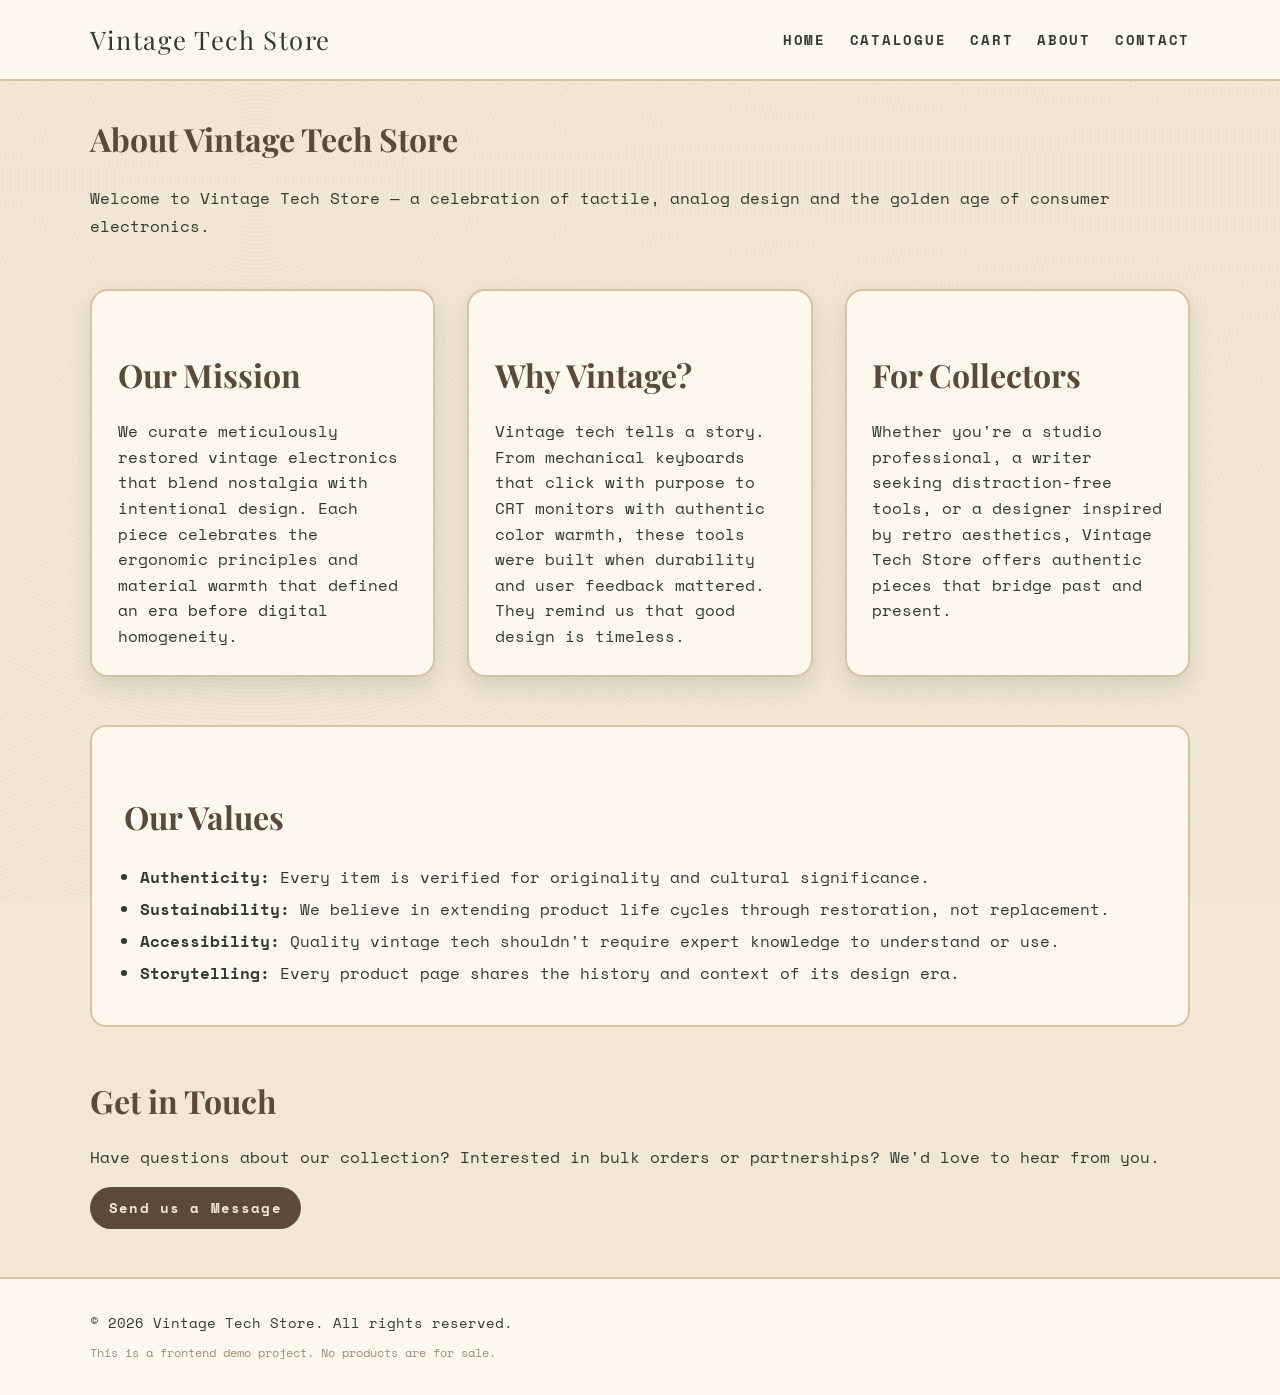
<file: vintage-tech-store/about.html>
<!DOCTYPE html>
<html lang="en">
  <head>
    <meta charset="UTF-8" />
    <meta name="viewport" content="width=device-width, initial-scale=1.0" />
    <title>About Us | Vintage Tech Store</title>
    <link rel="preconnect" href="https://fonts.googleapis.com" />
    <link rel="preconnect" href="https://fonts.gstatic.com" crossorigin />
    <link
      href="https://fonts.googleapis.com/css2?family=Playfair+Display:wght@500;700&family=Space+Mono:wght@400;700&display=swap"
      rel="stylesheet"
    />
    <link rel="stylesheet" href="css/style.css" />
    <script src="https://t.contentsquare.net/uxa/ed27c4a31c78d.js"></script>
  </head>
  <body>
    <header class="navbar">
      <div class="container navbar-inner">
        <a class="brand" href="index.html">Vintage Tech Store</a>
        <button class="nav-toggle" type="button" aria-label="Toggle navigation">
          Menu
        </button>
        <nav class="nav-links">
          <a href="index.html">Home</a>
          <a href="catalogue.html">Catalogue</a>
          <a href="cart.html">Cart</a>
          <a href="about.html">About</a>
          <a href="contact.html">Contact</a>
        </nav>
      </div>
    </header>

    <main class="container">
      <section style="margin-bottom: 3rem;">
        <h1 class="section-title">About Vintage Tech Store</h1>
        <p style="font-size: 1rem; margin-bottom: 1.5rem; line-height: 1.8;">
          Welcome to Vintage Tech Store — a celebration of tactile, analog design and the golden age of consumer electronics.
        </p>
      </section>

      <section style="display: grid; grid-template-columns: repeat(auto-fit, minmax(300px, 1fr)); gap: 2rem; margin-bottom: 3rem;">
        <article class="hero-card">
          <h2 class="section-title">Our Mission</h2>
          <p>
            We curate meticulously restored vintage electronics that blend nostalgia with intentional design. Each piece celebrates the ergonomic principles and material warmth that defined an era before digital homogeneity.
          </p>
        </article>
        <article class="hero-card">
          <h2 class="section-title">Why Vintage?</h2>
          <p>
            Vintage tech tells a story. From mechanical keyboards that click with purpose to CRT monitors with authentic color warmth, these tools were built when durability and user feedback mattered. They remind us that good design is timeless.
          </p>
        </article>
        <article class="hero-card">
          <h2 class="section-title">For Collectors</h2>
          <p>
            Whether you're a studio professional, a writer seeking distraction-free tools, or a designer inspired by retro aesthetics, Vintage Tech Store offers authentic pieces that bridge past and present.
          </p>
        </article>
      </section>

      <section style="background: var(--color-surface); padding: 2rem; border-radius: 16px; border: 2px solid var(--color-highlight); margin-bottom: 3rem;">
        <h2 class="section-title">Our Values</h2>
        <ul class="specs">
          <li><strong>Authenticity:</strong> Every item is verified for originality and cultural significance.</li>
          <li><strong>Sustainability:</strong> We believe in extending product life cycles through restoration, not replacement.</li>
          <li><strong>Accessibility:</strong> Quality vintage tech shouldn't require expert knowledge to understand or use.</li>
          <li><strong>Storytelling:</strong> Every product page shares the history and context of its design era.</li>
        </ul>
      </section>

      <section style="margin-bottom: 3rem;">
        <h2 class="section-title">Get in Touch</h2>
        <p style="margin-bottom: 1rem;">
          Have questions about our collection? Interested in bulk orders or partnerships? We'd love to hear from you.
        </p>
        <a class="button" href="contact.html">Send us a Message</a>
      </section>
    </main>

    <footer class="footer">
      <div class="container">
        <p>© 2026 Vintage Tech Store. All rights reserved.</p>
        <small>This is a frontend demo project. No products are for sale.</small>
      </div>
    </footer>

    <script src="js/main.js"></script>
  </body>
</html>
</file>
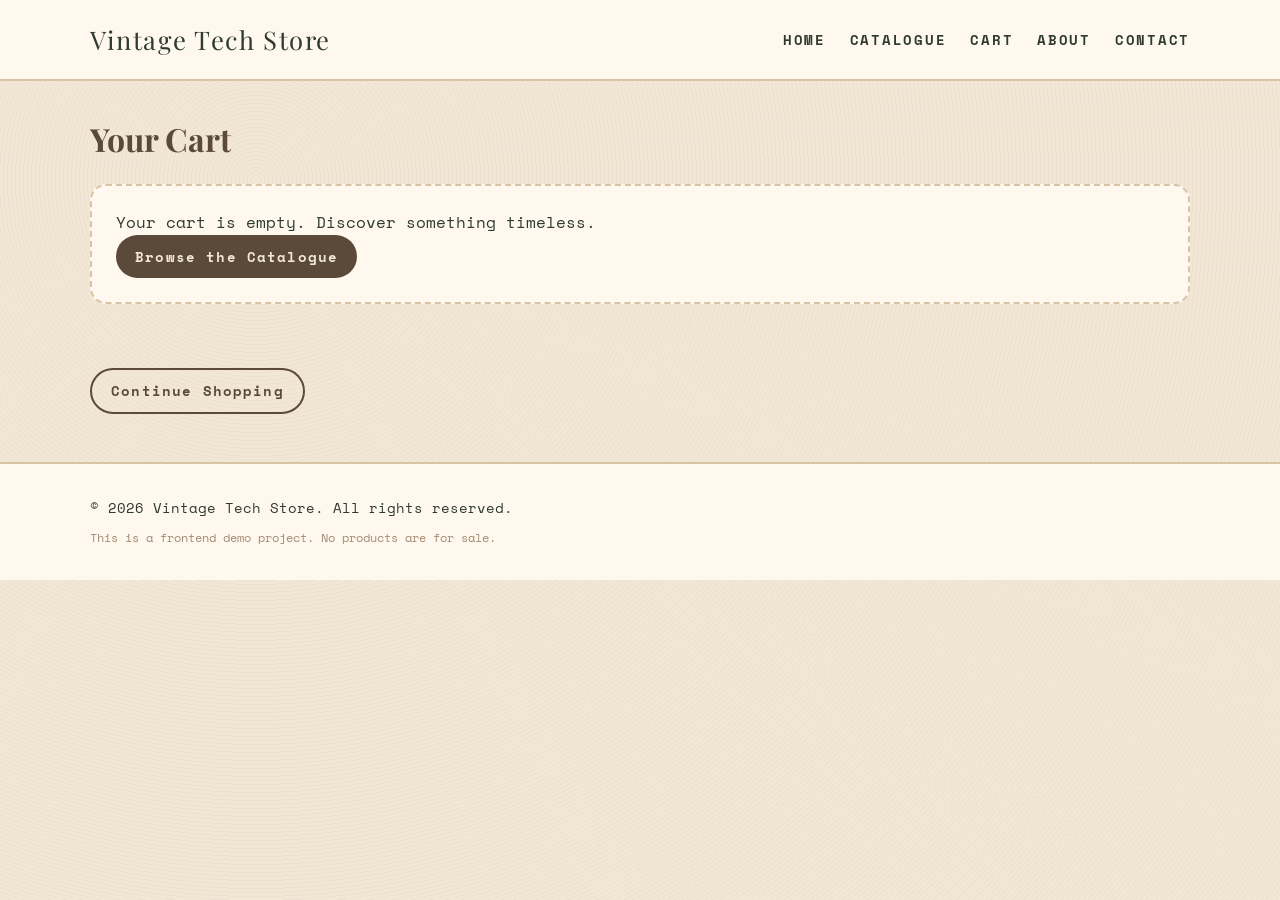
<file: vintage-tech-store/cart.html>
<!DOCTYPE html>
<html lang="en">
  <head>
    <meta charset="UTF-8" />
    <meta name="viewport" content="width=device-width, initial-scale=1.0" />
    <title>Cart | Vintage Tech Store</title>
    <link rel="preconnect" href="https://fonts.googleapis.com" />
    <link rel="preconnect" href="https://fonts.gstatic.com" crossorigin />
    <link
      href="https://fonts.googleapis.com/css2?family=Playfair+Display:wght@500;700&family=Space+Mono:wght@400;700&display=swap"
      rel="stylesheet"
    />
    <link rel="stylesheet" href="css/style.css" />
    <!-- Google tag (gtag.js) -->
  <script async src="https://www.googletagmanager.com/gtag/js?id=G-5LBXC2BKYL"></script>
  <script>
    window.dataLayer = window.dataLayer || [];
    function gtag(){dataLayer.push(arguments);}
    gtag('js', new Date());

    gtag('config', 'G-5LBXC2BKYL');
  </script>
  <script src="https://t.contentsquare.net/uxa/ed27c4a31c78d.js"></script>
  </head>
  <body>
    <header class="navbar">
      <div class="container navbar-inner">
        <a class="brand" href="index.html">Vintage Tech Store</a>
        <button class="nav-toggle" type="button" aria-label="Toggle navigation">
          Menu
        </button>
        <nav class="nav-links">
          <a href="index.html">Home</a>
          <a href="catalogue.html">Catalogue</a>
          <a href="cart.html">Cart</a>
          <a href="about.html">About</a>
          <a href="contact.html">Contact</a>
        </nav>
      </div>
    </header>

    <main class="container">
      <h1 class="section-title">Your Cart</h1>
      <div id="cart-empty" class="cart-empty">
        <p>Your cart is empty. Discover something timeless.</p>
        <a class="button" href="catalogue.html">Browse the Catalogue</a>
      </div>
      <section id="cart-items" class="cart-list"></section>
      <div id="cart-summary" class="cart-summary">
        <div>
          <p class="price">Total</p>
          <p id="cart-total" class="cart-total">$0</p>
        </div>
        <div class="cart-actions">
          <button class="button secondary" id="clear-cart" type="button">Clear Cart</button>
          <button class="button" type="button">Checkout</button>
        </div>
      </div>
      <a class="button secondary" href="catalogue.html">Continue Shopping</a>
    </main>

    <footer class="footer">
      <div class="container">
        <p>© 2026 Vintage Tech Store. All rights reserved.</p>
        <small>This is a frontend demo project. No products are for sale.</small>
      </div>
    </footer>

    <script src="js/main.js"></script>
  </body>
</html>
</file>
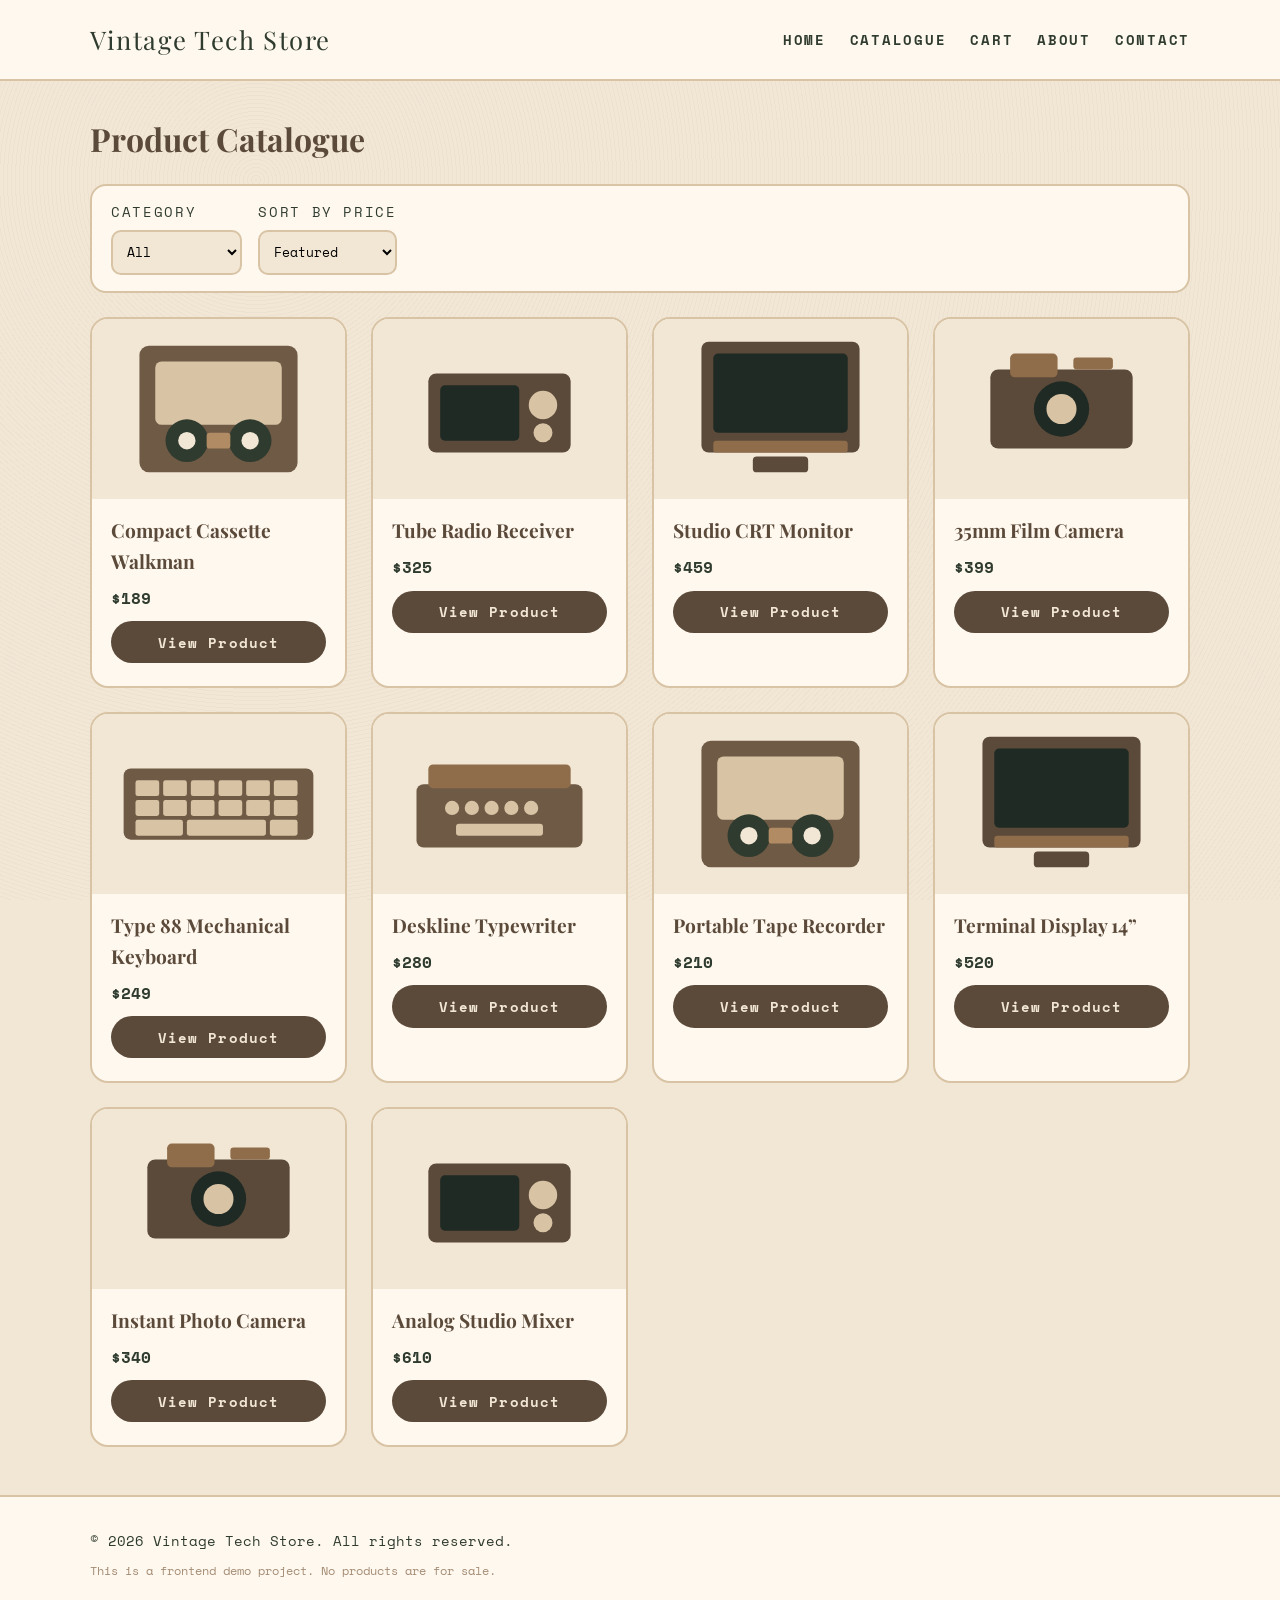
<file: vintage-tech-store/catalogue.html>
<!DOCTYPE html>
<html lang="en">
  <head>
    <meta charset="UTF-8" />
    <meta name="viewport" content="width=device-width, initial-scale=1.0" />
    <title>Catalogue | Vintage Tech Store</title>
    <link rel="preconnect" href="https://fonts.googleapis.com" />
    <link rel="preconnect" href="https://fonts.gstatic.com" crossorigin />
    <link
      href="https://fonts.googleapis.com/css2?family=Playfair+Display:wght@500;700&family=Space+Mono:wght@400;700&display=swap"
      rel="stylesheet"
    />
    <link rel="stylesheet" href="css/style.css" />
    <script src="https://t.contentsquare.net/uxa/ed27c4a31c78d.js"></script>
  </head>
  <body>
    <header class="navbar">
      <div class="container navbar-inner">
        <a class="brand" href="index.html">Vintage Tech Store</a>
        <button class="nav-toggle" type="button" aria-label="Toggle navigation">
          Menu
        </button>
        <nav class="nav-links">
          <a href="index.html">Home</a>
          <a href="catalogue.html">Catalogue</a>
          <a href="cart.html">Cart</a>
          <a href="about.html">About</a>
          <a href="contact.html">Contact</a>
        </nav>
      </div>
    </header>

    <main class="container">
      <h1 class="section-title">Product Catalogue</h1>
      <div class="filters">
        <label class="select">
          Category
          <select>
            <option>All</option>
            <option>Audio</option>
            <option>Computing</option>
            <option>Studio</option>
            <option>Photography</option>
          </select>
        </label>
        <label class="select">
          Sort by price
          <select>
            <option>Featured</option>
            <option>Low to high</option>
            <option>High to low</option>
          </select>
        </label>
      </div>

      <section class="grid grid-4">
        <article class="card" data-product-id="walkman" tabindex="0" aria-label="Compact Cassette Walkman">
          <img src="assets/images/walkman.svg" alt="Vintage Walkman" />
          <div class="card-body">
            <h3>Compact Cassette Walkman</h3>
            <p class="price">$189</p>
            <a class="button" href="product.html?id=walkman">View Product</a>
          </div>
        </article>
        <article class="card" data-product-id="tube-radio" tabindex="0" aria-label="Tube Radio Receiver">
          <img src="assets/images/tube-radio.svg" alt="Tube radio" />
          <div class="card-body">
            <h3>Tube Radio Receiver</h3>
            <p class="price">$325</p>
            <a class="button" href="product.html?id=tube-radio">View Product</a>
          </div>
        </article>
        <article class="card" data-product-id="crt-monitor" tabindex="0" aria-label="Studio CRT Monitor">
          <img src="assets/images/crt-monitor.svg" alt="CRT monitor" />
          <div class="card-body">
            <h3>Studio CRT Monitor</h3>
            <p class="price">$459</p>
            <a class="button" href="product.html?id=crt-monitor">View Product</a>
          </div>
        </article>
        <article class="card" data-product-id="film-camera" tabindex="0" aria-label="35mm Film Camera">
          <img src="assets/images/film-camera.svg" alt="Film camera" />
          <div class="card-body">
            <h3>35mm Film Camera</h3>
            <p class="price">$399</p>
            <a class="button" href="product.html?id=film-camera">View Product</a>
          </div>
        </article>
        <article class="card" data-product-id="mechanical-keyboard" tabindex="0" aria-label="Type 88 Mechanical Keyboard">
          <img src="assets/images/mechanical-keyboard.svg" alt="Mechanical keyboard" />
          <div class="card-body">
            <h3>Type 88 Mechanical Keyboard</h3>
            <p class="price">$249</p>
            <a class="button" href="product.html?id=mechanical-keyboard">View Product</a>
          </div>
        </article>
        <article class="card" data-product-id="typewriter" tabindex="0" aria-label="Deskline Typewriter">
          <img src="assets/images/typewriter.svg" alt="Typewriter" />
          <div class="card-body">
            <h3>Deskline Typewriter</h3>
            <p class="price">$280</p>
            <a class="button" href="product.html?id=typewriter">View Product</a>
          </div>
        </article>
        <article class="card" data-product-id="tape-recorder" tabindex="0" aria-label="Portable Tape Recorder">
          <img src="assets/images/walkman.svg" alt="Portable recorder" />
          <div class="card-body">
            <h3>Portable Tape Recorder</h3>
            <p class="price">$210</p>
            <a class="button" href="product.html?id=tape-recorder">View Product</a>
          </div>
        </article>
        <article class="card" data-product-id="terminal-display" tabindex="0" aria-label="Terminal Display 14 inch">
          <img src="assets/images/crt-monitor.svg" alt="Terminal display" />
          <div class="card-body">
            <h3>Terminal Display 14”</h3>
            <p class="price">$520</p>
            <a class="button" href="product.html?id=terminal-display">View Product</a>
          </div>
        </article>
        <article class="card" data-product-id="instant-camera" tabindex="0" aria-label="Instant Photo Camera">
          <img src="assets/images/film-camera.svg" alt="Instant camera" />
          <div class="card-body">
            <h3>Instant Photo Camera</h3>
            <p class="price">$340</p>
            <a class="button" href="product.html?id=instant-camera">View Product</a>
          </div>
        </article>
        <article class="card" data-product-id="studio-mixer" tabindex="0" aria-label="Analog Studio Mixer">
          <img src="assets/images/tube-radio.svg" alt="Studio mixer" />
          <div class="card-body">
            <h3>Analog Studio Mixer</h3>
            <p class="price">$610</p>
            <a class="button" href="product.html?id=studio-mixer">View Product</a>
          </div>
        </article>
      </section>
    </main>

    <footer class="footer">
      <div class="container">
        <p>© 2026 Vintage Tech Store. All rights reserved.</p>
        <small>This is a frontend demo project. No products are for sale.</small>
      </div>
    </footer>

    <script src="js/main.js"></script>
  </body>
</html>
</file>
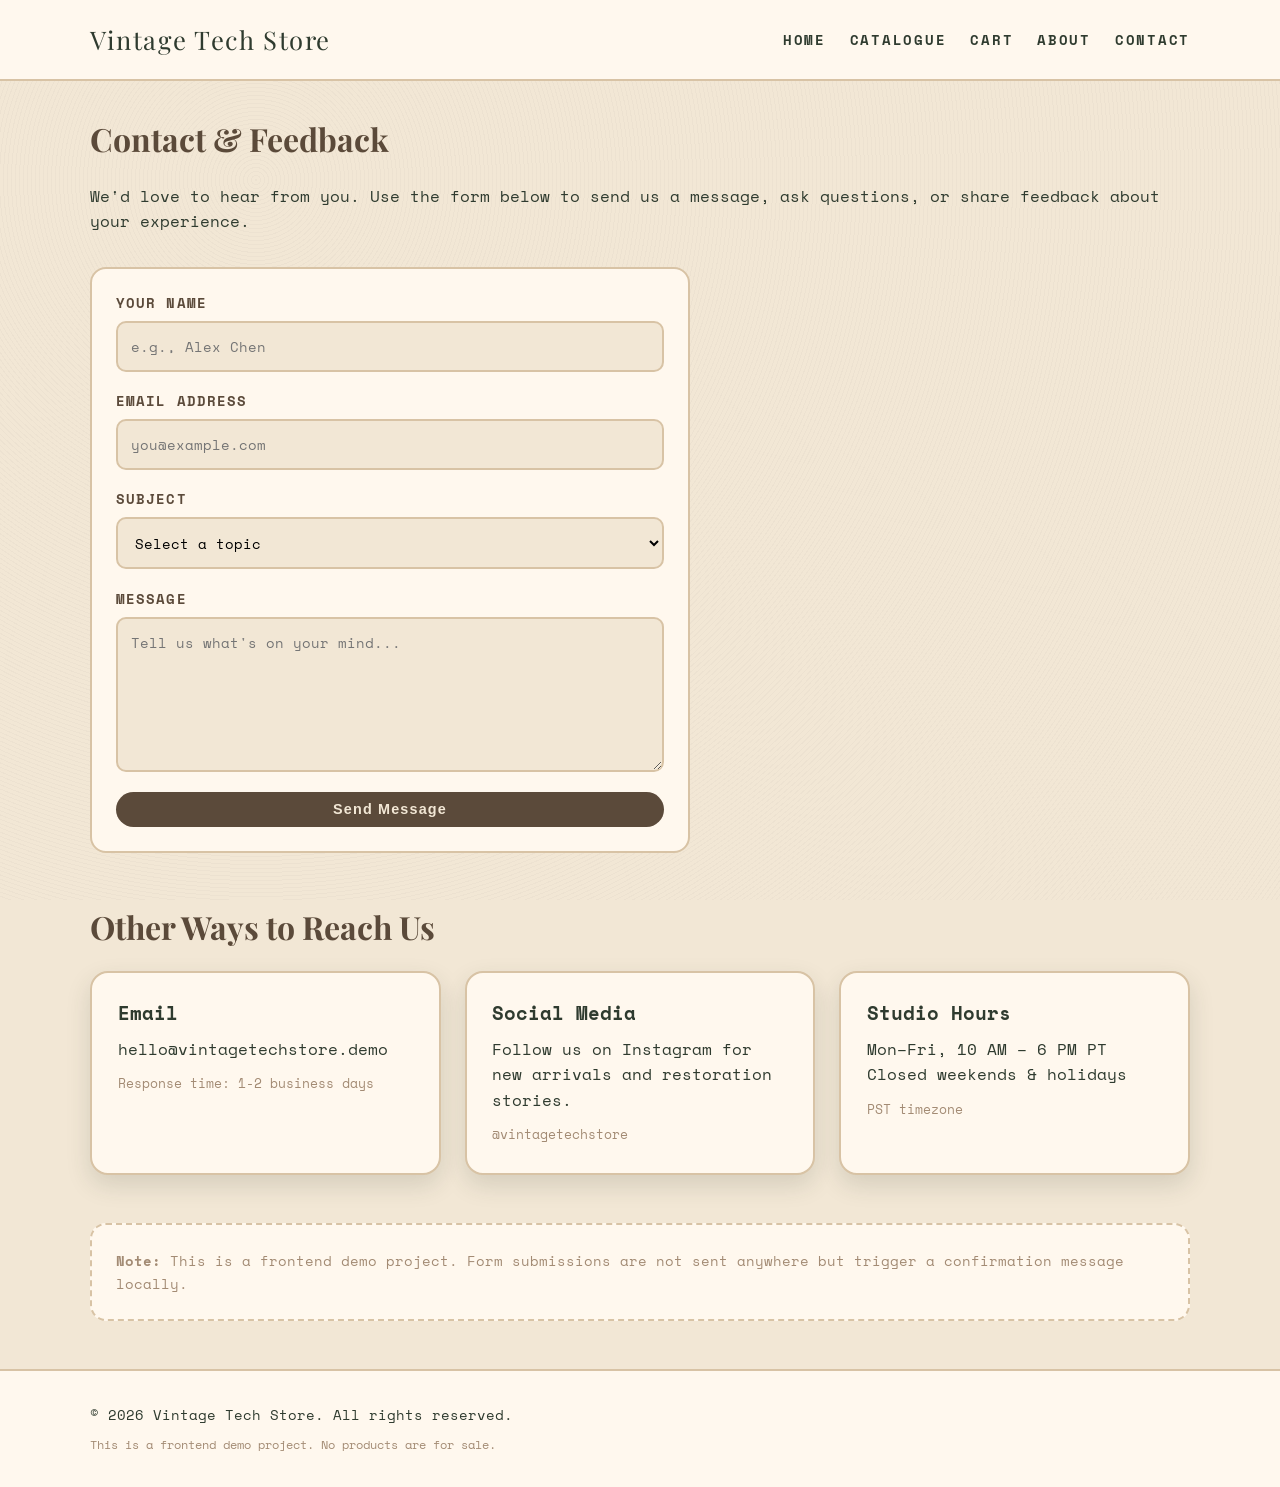
<file: vintage-tech-store/contact.html>
<!DOCTYPE html>
<html lang="en">
  <head>
    <meta charset="UTF-8" />
    <meta name="viewport" content="width=device-width, initial-scale=1.0" />
    <title>Contact & Feedback | Vintage Tech Store</title>
    <link rel="preconnect" href="https://fonts.googleapis.com" />
    <link rel="preconnect" href="https://fonts.gstatic.com" crossorigin />
    <link
      href="https://fonts.googleapis.com/css2?family=Playfair+Display:wght@500;700&family=Space+Mono:wght@400;700&display=swap"
      rel="stylesheet"
    />
    <link rel="stylesheet" href="css/style.css" />
    <!-- Google tag (gtag.js) -->
  <script async src="https://www.googletagmanager.com/gtag/js?id=G-5LBXC2BKYL"></script>
  <script>
    window.dataLayer = window.dataLayer || [];
    function gtag(){dataLayer.push(arguments);}
    gtag('js', new Date());

    gtag('config', 'G-5LBXC2BKYL');
  </script>
  <script src="https://t.contentsquare.net/uxa/ed27c4a31c78d.js"></script>
  </head>
  <body>
    <header class="navbar">
      <div class="container navbar-inner">
        <a class="brand" href="index.html">Vintage Tech Store</a>
        <button class="nav-toggle" type="button" aria-label="Toggle navigation">
          Menu
        </button>
        <nav class="nav-links">
          <a href="index.html">Home</a>
          <a href="catalogue.html">Catalogue</a>
          <a href="cart.html">Cart</a>
          <a href="about.html">About</a>
          <a href="contact.html">Contact</a>
        </nav>
      </div>
    </header>

    <main class="container">
      <h1 class="section-title">Contact & Feedback</h1>
      <p style="margin-bottom: 2rem; font-size: 1rem;">
        We'd love to hear from you. Use the form below to send us a message, ask questions, or share feedback about your experience.
      </p>

      <section class="contact-section">
        <form id="contact-form" class="contact-form">
          <div class="form-group">
            <label for="name">Your Name</label>
            <input
              type="text"
              id="name"
              name="name"
              required
              placeholder="e.g., Alex Chen"
            />
          </div>

          <div class="form-group">
            <label for="email">Email Address</label>
            <input
              type="email"
              id="email"
              name="email"
              required
              placeholder="you@example.com"
            />
          </div>

          <div class="form-group">
            <label for="subject">Subject</label>
            <select id="subject" name="subject" required>
              <option value="">Select a topic</option>
              <option value="inquiry">Product Inquiry</option>
              <option value="feedback">Feedback</option>
              <option value="partnership">Partnership</option>
              <option value="bug">Report an Issue</option>
              <option value="other">Other</option>
            </select>
          </div>

          <div class="form-group">
            <label for="message">Message</label>
            <textarea
              id="message"
              name="message"
              required
              placeholder="Tell us what's on your mind..."
              rows="6"
            ></textarea>
          </div>

          <button class="button" type="submit">Send Message</button>
        </form>

        <div id="form-success" class="form-success" style="display: none;">
          <h2 style="color: var(--color-accent); margin-bottom: 0.5rem;">
            Thank You!
          </h2>
          <p>We've received your message and will get back to you soon.</p>
          <button class="button secondary" type="button" id="form-reset-btn">
            Send Another
          </button>
        </div>
      </section>

      <section style="margin-top: 3rem;">
        <h2 class="section-title">Other Ways to Reach Us</h2>
        <div style="display: grid; grid-template-columns: repeat(auto-fit, minmax(280px, 1fr)); gap: 1.5rem;">
          <article class="hero-card">
            <h3>Email</h3>
            <p style="margin: 0.5rem 0; word-break: break-all;">
              hello@vintagetechstore.demo
            </p>
            <small style="color: var(--color-muted);">
              Response time: 1-2 business days
            </small>
          </article>
          <article class="hero-card">
            <h3>Social Media</h3>
            <p style="margin: 0.5rem 0;">
              Follow us on Instagram for new arrivals and restoration stories.
            </p>
            <small style="color: var(--color-muted);">
              @vintagetechstore
            </small>
          </article>
          <article class="hero-card">
            <h3>Studio Hours</h3>
            <p style="margin: 0.5rem 0;">
              Mon–Fri, 10 AM – 6 PM PT<br />
              Closed weekends & holidays
            </p>
            <small style="color: var(--color-muted);">
              PST timezone
            </small>
          </article>
        </div>
      </section>

      <section style="margin-top: 3rem; padding: 1.5rem; background: var(--color-surface); border-radius: 16px; border: 2px dashed var(--color-highlight);">
        <p style="font-size: 0.9rem; color: var(--color-muted);">
          <strong>Note:</strong> This is a frontend demo project. Form submissions are not sent anywhere but trigger a confirmation message locally.
        </p>
      </section>
    </main>

    <footer class="footer">
      <div class="container">
        <p>© 2026 Vintage Tech Store. All rights reserved.</p>
        <small>This is a frontend demo project. No products are for sale.</small>
      </div>
    </footer>

    <script src="js/main.js"></script>
  </body>
</html>
</file>
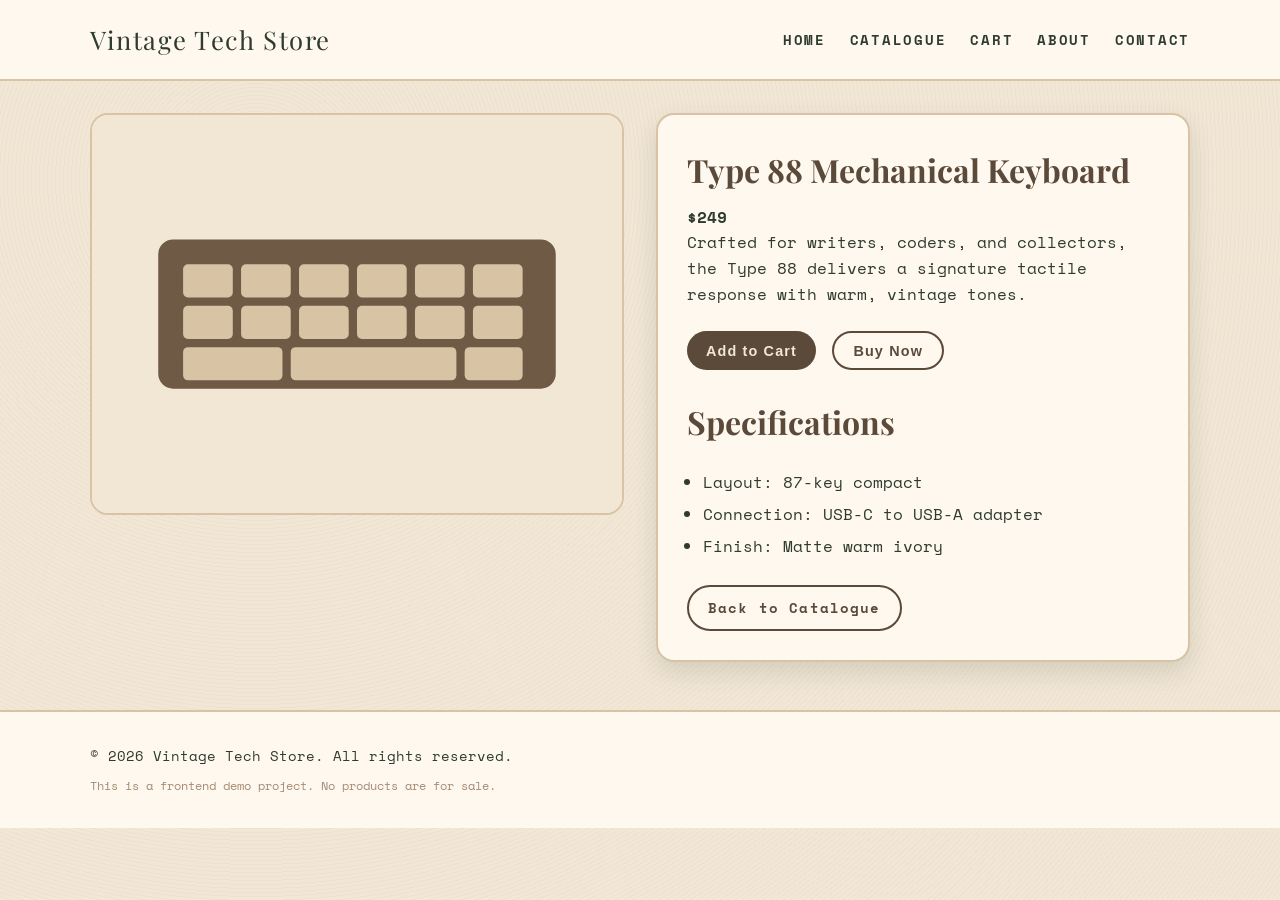
<file: vintage-tech-store/product.html>
<!DOCTYPE html>
<html lang="en">
  <head>
    <meta charset="UTF-8" />
    <meta name="viewport" content="width=device-width, initial-scale=1.0" />
    <title>Type 88 Mechanical Keyboard | Vintage Tech Store</title>
    <link rel="preconnect" href="https://fonts.googleapis.com" />
    <link rel="preconnect" href="https://fonts.gstatic.com" crossorigin />
    <link
      href="https://fonts.googleapis.com/css2?family=Playfair+Display:wght@500;700&family=Space+Mono:wght@400;700&display=swap"
      rel="stylesheet"
    />
    <link rel="stylesheet" href="css/style.css" />
    <!-- Google tag (gtag.js) -->
  <script async src="https://www.googletagmanager.com/gtag/js?id=G-5LBXC2BKYL"></script>
  <script>
    window.dataLayer = window.dataLayer || [];
    function gtag(){dataLayer.push(arguments);}
    gtag('js', new Date());

    gtag('config', 'G-5LBXC2BKYL');
  </script>
  <script src="https://t.contentsquare.net/uxa/ed27c4a31c78d.js"></script>
  </head>
  <body>
    <header class="navbar">
      <div class="container navbar-inner">
        <a class="brand" href="index.html">Vintage Tech Store</a>
        <button class="nav-toggle" type="button" aria-label="Toggle navigation">
          Menu
        </button>
        <nav class="nav-links">
          <a href="index.html">Home</a>
          <a href="catalogue.html">Catalogue</a>
          <a href="cart.html">Cart</a>
          <a href="about.html">About</a>
          <a href="contact.html">Contact</a>
        </nav>
      </div>
    </header>

    <main class="container">
      <section class="product-layout" data-product-page data-default-id="mechanical-keyboard">
        <div class="card">
          <img id="product-image" src="assets/images/mechanical-keyboard.svg" alt="Type 88 Mechanical Keyboard" />
        </div>
        <div class="product-details">
          <h2 id="product-title">Type 88 Mechanical Keyboard</h2>
          <p id="product-price" class="price">$249</p>
          <p id="product-description">
            Crafted for writers, coders, and collectors, the Type 88 delivers a
            signature tactile response with warm, vintage tones. Inspired by
            late-70s studio terminals, it balances nostalgia with everyday
            usability.
          </p>
          <div style="margin-top: 1.5rem; display: flex; gap: 1rem; flex-wrap: wrap;">
            <button class="button add-to-cart" type="button">Add to Cart</button>
            <button class="button secondary" type="button">Buy Now</button>
          </div>
          <h3 class="section-title" style="margin-top: 1.6rem;">Specifications</h3>
          <ul id="product-specs" class="specs">
            <li>Layout: 87-key compact</li>
            <li>Connection: USB-C to USB-A adapter</li>
            <li>Finish: Matte warm ivory</li>
          </ul>
          <a class="button secondary" style="margin-top: 1.2rem;" href="catalogue.html">
            Back to Catalogue
          </a>
        </div>
      </section>
    </main>

    <footer class="footer">
      <div class="container">
        <p>© 2026 Vintage Tech Store. All rights reserved.</p>
        <small>This is a frontend demo project. No products are for sale.</small>
      </div>
    </footer>

    <script src="js/main.js"></script>
  </body>
</html>
</file>
<file: css/style.css>
:root {
  --color-primary: #5b4a3a;
  --color-background: #f2e7d5;
  --color-accent: #2f3b2f;
  --color-surface: #fff8ee;
  --color-muted: #a38b74;
  --color-highlight: #d8c3a5;
  --shadow-soft: 0 10px 24px rgba(47, 59, 47, 0.15);
  --font-display: "Playfair Display", serif;
  --font-body: "Space Mono", monospace;
}

* {
  box-sizing: border-box;
  margin: 0;
  padding: 0;
}

body {
  font-family: var(--font-body);
  color: var(--color-accent);
  background: var(--color-background);
  line-height: 1.6;
  min-height: 100vh;
  position: relative;
}

body::before {
  content: "";
  position: fixed;
  inset: 0;
  background-image: repeating-radial-gradient(
      circle at 20% 20%,
      rgba(47, 59, 47, 0.08),
      rgba(47, 59, 47, 0.08) 1px,
      transparent 1px,
      transparent 4px
    ),
    repeating-linear-gradient(
      0deg,
      rgba(255, 255, 255, 0.05),
      rgba(255, 255, 255, 0.05) 1px,
      transparent 1px,
      transparent 6px
    );
  opacity: 0.35;
  pointer-events: none;
  mix-blend-mode: multiply;
  z-index: 0;
}

main,
header,
footer {
  position: relative;
  z-index: 1;
}

img {
  max-width: 100%;
  display: block;
}

a {
  color: inherit;
  text-decoration: none;
}

.container {
  width: min(1100px, 90%);
  margin: 0 auto;
}

.navbar {
  background: var(--color-surface);
  border-bottom: 2px solid var(--color-highlight);
  position: sticky;
  top: 0;
  z-index: 10;
}

.navbar-inner {
  display: flex;
  align-items: center;
  justify-content: space-between;
  gap: 1rem;
  flex-wrap: wrap;
  padding: 1.2rem 0;
}

.brand {
  font-family: var(--font-display);
  font-size: 1.6rem;
  letter-spacing: 0.06em;
}

.nav-links {
  display: flex;
  gap: 1.5rem;
  align-items: center;
}

.toolbar-search {
  display: flex;
  align-items: center;
  gap: 0.5rem;
  margin-left: auto;
}

.toolbar-search-input {
  padding: 0.5rem 0.7rem;
  border: 2px solid var(--color-highlight);
  border-radius: 10px;
  background: var(--color-background);
  font-family: var(--font-body);
  min-width: 200px;
}

.toolbar-search-input:focus {
  outline: none;
  border-color: var(--color-primary);
}

.toolbar-search-button {
  padding: 0.5rem 0.9rem;
  border: 2px solid var(--color-primary);
  border-radius: 999px;
  background: transparent;
  color: var(--color-primary);
  font-family: var(--font-body);
  font-weight: 600;
  letter-spacing: 0.06em;
  cursor: pointer;
}

.toolbar-search-button:hover {
  background: var(--color-primary);
  color: var(--color-background);
}

.nav-links a {
  font-weight: 600;
  text-transform: uppercase;
  font-size: 0.9rem;
  letter-spacing: 0.12em;
  transition: color 0.2s ease;
}

.nav-links a:hover {
  color: var(--color-primary);
}

.nav-toggle {
  background: none;
  border: 2px solid var(--color-accent);
  padding: 0.4rem 0.6rem;
  border-radius: 6px;
  font-family: var(--font-body);
  text-transform: uppercase;
  letter-spacing: 0.1em;
  display: none;
}

.hero {
  padding: 4rem 0 3rem;
  display: grid;
  grid-template-columns: repeat(auto-fit, minmax(260px, 1fr));
  gap: 2rem;
  align-items: center;
}

.hero h1 {
  font-family: var(--font-display);
  font-size: clamp(2.4rem, 4vw, 4rem);
  color: var(--color-primary);
}

.hero p {
  margin: 1rem 0 2rem;
  font-size: 1rem;
}

.hero-card {
  background: var(--color-surface);
  border: 2px solid var(--color-highlight);
  padding: 1.6rem;
  border-radius: 18px;
  box-shadow: var(--shadow-soft);
}

.hero-badges {
  display: flex;
  gap: 0.8rem;
  flex-wrap: wrap;
  margin-top: 1rem;
}

.badge {
  display: flex;
  align-items: center;
  gap: 0.6rem;
  background: var(--color-highlight);
  padding: 0.5rem 0.8rem;
  border-radius: 999px;
  font-size: 0.85rem;
}

.badge img {
  width: 24px;
  height: 24px;
}

.section-title {
  font-family: var(--font-display);
  font-size: 2rem;
  margin: 2rem 0 1.2rem;
  color: var(--color-primary);
}

.grid {
  display: grid;
  gap: 1.5rem;
}

.grid-3 {
  grid-template-columns: repeat(auto-fit, minmax(240px, 1fr));
}

.grid-4 {
  grid-template-columns: repeat(auto-fit, minmax(220px, 1fr));
}

.card {
  background: var(--color-surface);
  border: 2px solid var(--color-highlight);
  border-radius: 18px;
  overflow: hidden;
  transition: transform 0.2s ease, box-shadow 0.2s ease;
  display: flex;
  flex-direction: column;
}

.card img {
  width: 100%;
  height: 180px;
  object-fit: cover;
  background: var(--color-background);
}

.product-layout .card img {
  height: auto;
}

.card.clickable {
  cursor: pointer;
}

.card:hover {
  transform: translateY(-6px);
  box-shadow: var(--shadow-soft);
}

.card-body {
  padding: 1rem 1.2rem 1.4rem;
  display: flex;
  flex-direction: column;
  gap: 0.6rem;
}

.card h3 {
  font-family: var(--font-display);
  font-size: 1.2rem;
  color: var(--color-primary);
}

.price {
  color: var(--color-accent);
  font-weight: 700;
}

.button {
  display: inline-flex;
  align-items: center;
  justify-content: center;
  gap: 0.4rem;
  padding: 0.6rem 1.2rem;
  background: var(--color-primary);
  color: var(--color-background);
  border: none;
  border-radius: 999px;
  font-weight: 600;
  font-size: 0.9rem;
  letter-spacing: 0.08em;
  cursor: pointer;
  transition: background 0.2s ease, transform 0.2s ease;
}

.button:hover {
  background: var(--color-accent);
  transform: translateY(-2px);
}

.button.secondary {
  background: transparent;
  color: var(--color-primary);
  border: 2px solid var(--color-primary);
}

.button.secondary:hover {
  background: var(--color-primary);
  color: var(--color-background);
}

.filters {
  display: flex;
  flex-wrap: wrap;
  gap: 1rem;
  background: var(--color-surface);
  padding: 1rem 1.2rem;
  border-radius: 16px;
  border: 2px solid var(--color-highlight);
  margin-bottom: 1.5rem;
}

.search-summary {
  margin-bottom: 1rem;
  font-weight: 700;
}

.select {
  display: flex;
  flex-direction: column;
  gap: 0.4rem;
  font-size: 0.85rem;
  text-transform: uppercase;
  letter-spacing: 0.12em;
}

select {
  padding: 0.6rem;
  border-radius: 10px;
  border: 2px solid var(--color-highlight);
  background: var(--color-background);
  font-family: var(--font-body);
}

.product-layout {
  display: grid;
  grid-template-columns: repeat(auto-fit, minmax(280px, 1fr));
  gap: 2rem;
  align-items: start;
  margin: 2rem 0 3rem;
}

.product-details {
  background: var(--color-surface);
  padding: 1.8rem;
  border-radius: 18px;
  border: 2px solid var(--color-highlight);
  box-shadow: var(--shadow-soft);
}

.product-details h2 {
  font-family: var(--font-display);
  font-size: 2rem;
  margin-bottom: 0.6rem;
  color: var(--color-primary);
}

.cart-list {
  display: grid;
  gap: 1rem;
  margin-bottom: 2rem;
}

.cart-item {
  display: grid;
  grid-template-columns: 120px 1fr auto;
  gap: 1.2rem;
  align-items: center;
  padding: 1rem;
  background: var(--color-surface);
  border-radius: 16px;
  border: 2px solid var(--color-highlight);
}

.cart-item img {
  width: 120px;
  height: 90px;
  object-fit: cover;
  border-radius: 12px;
}

.cart-item h3 {
  font-family: var(--font-display);
  color: var(--color-primary);
  margin-bottom: 0.4rem;
}

.cart-meta {
  display: flex;
  gap: 1rem;
  font-size: 0.9rem;
  color: var(--color-muted);
}

.cart-summary {
  display: flex;
  justify-content: space-between;
  align-items: center;
  padding: 1.5rem;
  background: var(--color-surface);
  border-radius: 16px;
  border: 2px solid var(--color-highlight);
  margin-bottom: 2rem;
}

.cart-total {
  font-family: var(--font-display);
  font-size: 1.6rem;
  color: var(--color-primary);
}

.cart-actions {
  display: flex;
  gap: 1rem;
  flex-wrap: wrap;
}

.cart-empty {
  background: var(--color-surface);
  padding: 1.5rem;
  border-radius: 16px;
  border: 2px dashed var(--color-highlight);
  margin-bottom: 2rem;
}

.specs {
  margin-top: 1.4rem;
  padding-left: 1rem;
}

.specs li {
  margin-bottom: 0.4rem;
}

.footer {
  margin-top: 3rem;
  padding: 2rem 0;
  border-top: 2px solid var(--color-highlight);
  background: var(--color-surface);
  font-size: 0.9rem;
}

.footer p {
  margin-bottom: 0.4rem;
}

.footer small {
  color: var(--color-muted);
}

@media (max-width: 760px) {
  .toolbar-search {
    order: 3;
    width: 100%;
  }

  .toolbar-search-input {
    min-width: 0;
    flex: 1;
  }

  .nav-links {
    position: absolute;
    top: 70px;
    right: 5%;
    background: var(--color-surface);
    border: 2px solid var(--color-highlight);
    border-radius: 12px;
    flex-direction: column;
    padding: 1rem;
    gap: 0.8rem;
    display: none;
  }

  .nav-links.active {
    display: flex;
  }

  .nav-toggle {
    display: inline-flex;
  }

  .cart-item {
    grid-template-columns: 1fr;
    text-align: center;
  }

  .cart-item img {
    margin: 0 auto;
  }

  .cart-summary {
    flex-direction: column;
    gap: 1rem;
    text-align: center;
  }

  .contact-form {
    grid-template-columns: 1fr;
  }
}

.contact-section {
  max-width: 600px;
  margin-bottom: 2rem;
}

.contact-form {
  display: grid;
  gap: 1.2rem;
  background: var(--color-surface);
  padding: 1.5rem;
  border-radius: 16px;
  border: 2px solid var(--color-highlight);
}

.form-group {
  display: flex;
  flex-direction: column;
  gap: 0.4rem;
}

.form-group label {
  font-weight: 600;
  text-transform: uppercase;
  letter-spacing: 0.08em;
  font-size: 0.85rem;
  color: var(--color-primary);
}

.form-group input,
.form-group textarea,
.form-group select {
  padding: 0.8rem;
  border: 2px solid var(--color-highlight);
  border-radius: 10px;
  background: var(--color-background);
  font-family: var(--font-body);
  font-size: 0.9rem;
  transition: border-color 0.2s ease;
}

.form-group input:focus,
.form-group textarea:focus,
.form-group select:focus {
  outline: none;
  border-color: var(--color-primary);
}

.form-group textarea {
  resize: vertical;
  min-height: 120px;
}

.form-success {
  background: var(--color-surface);
  padding: 1.5rem;
  border-radius: 16px;
  border: 2px solid var(--color-highlight);
  text-align: center;
}
</file>
<file: vintage-tech-store/css/style.css>
:root {
  --color-primary: #5b4a3a;
  --color-background: #f2e7d5;
  --color-accent: #2f3b2f;
  --color-surface: #fff8ee;
  --color-muted: #a38b74;
  --color-highlight: #d8c3a5;
  --shadow-soft: 0 10px 24px rgba(47, 59, 47, 0.15);
  --font-display: "Playfair Display", serif;
  --font-body: "Space Mono", monospace;
}

* {
  box-sizing: border-box;
  margin: 0;
  padding: 0;
}

body {
  font-family: var(--font-body);
  color: var(--color-accent);
  background: var(--color-background);
  line-height: 1.6;
  min-height: 100vh;
  position: relative;
}

body::before {
  content: "";
  position: fixed;
  inset: 0;
  background-image: repeating-radial-gradient(
      circle at 20% 20%,
      rgba(47, 59, 47, 0.08),
      rgba(47, 59, 47, 0.08) 1px,
      transparent 1px,
      transparent 4px
    ),
    repeating-linear-gradient(
      0deg,
      rgba(255, 255, 255, 0.05),
      rgba(255, 255, 255, 0.05) 1px,
      transparent 1px,
      transparent 6px
    );
  opacity: 0.35;
  pointer-events: none;
  mix-blend-mode: multiply;
  z-index: 0;
}

main,
header,
footer {
  position: relative;
  z-index: 1;
}

img {
  max-width: 100%;
  display: block;
}

a {
  color: inherit;
  text-decoration: none;
}

.container {
  width: min(1100px, 90%);
  margin: 0 auto;
}

.navbar {
  background: var(--color-surface);
  border-bottom: 2px solid var(--color-highlight);
  position: sticky;
  top: 0;
  z-index: 10;
}

.navbar-inner {
  display: flex;
  align-items: center;
  justify-content: space-between;
  padding: 1.2rem 0;
}

.brand {
  font-family: var(--font-display);
  font-size: 1.6rem;
  letter-spacing: 0.06em;
}

.nav-links {
  display: flex;
  gap: 1.5rem;
  align-items: center;
}

.nav-links a {
  font-weight: 600;
  text-transform: uppercase;
  font-size: 0.9rem;
  letter-spacing: 0.12em;
  transition: color 0.2s ease;
}

.nav-links a:hover {
  color: var(--color-primary);
}

.nav-toggle {
  background: none;
  border: 2px solid var(--color-accent);
  padding: 0.4rem 0.6rem;
  border-radius: 6px;
  font-family: var(--font-body);
  text-transform: uppercase;
  letter-spacing: 0.1em;
  display: none;
}

.hero {
  padding: 4rem 0 3rem;
  display: grid;
  grid-template-columns: repeat(auto-fit, minmax(260px, 1fr));
  gap: 2rem;
  align-items: center;
}

.hero h1 {
  font-family: var(--font-display);
  font-size: clamp(2.4rem, 4vw, 4rem);
  color: var(--color-primary);
}

.hero p {
  margin: 1rem 0 2rem;
  font-size: 1rem;
}

.hero-card {
  background: var(--color-surface);
  border: 2px solid var(--color-highlight);
  padding: 1.6rem;
  border-radius: 18px;
  box-shadow: var(--shadow-soft);
}

.hero-badges {
  display: flex;
  gap: 0.8rem;
  flex-wrap: wrap;
  margin-top: 1rem;
}

.badge {
  display: flex;
  align-items: center;
  gap: 0.6rem;
  background: var(--color-highlight);
  padding: 0.5rem 0.8rem;
  border-radius: 999px;
  font-size: 0.85rem;
}

.badge img {
  width: 24px;
  height: 24px;
}

.section-title {
  font-family: var(--font-display);
  font-size: 2rem;
  margin: 2rem 0 1.2rem;
  color: var(--color-primary);
}

.grid {
  display: grid;
  gap: 1.5rem;
}

.grid-3 {
  grid-template-columns: repeat(auto-fit, minmax(240px, 1fr));
}

.grid-4 {
  grid-template-columns: repeat(auto-fit, minmax(220px, 1fr));
}

.card {
  background: var(--color-surface);
  border: 2px solid var(--color-highlight);
  border-radius: 18px;
  overflow: hidden;
  transition: transform 0.2s ease, box-shadow 0.2s ease;
  display: flex;
  flex-direction: column;
}

.card img {
  width: 100%;
  height: 180px;
  object-fit: cover;
  background: var(--color-background);
}

.product-layout .card img {
  height: auto;
}

.card.clickable {
  cursor: pointer;
}

.card:hover {
  transform: translateY(-6px);
  box-shadow: var(--shadow-soft);
}

.card-body {
  padding: 1rem 1.2rem 1.4rem;
  display: flex;
  flex-direction: column;
  gap: 0.6rem;
}

.card h3 {
  font-family: var(--font-display);
  font-size: 1.2rem;
  color: var(--color-primary);
}

.price {
  color: var(--color-accent);
  font-weight: 700;
}

.button {
  display: inline-flex;
  align-items: center;
  justify-content: center;
  gap: 0.4rem;
  padding: 0.6rem 1.2rem;
  background: var(--color-primary);
  color: var(--color-background);
  border: none;
  border-radius: 999px;
  font-weight: 600;
  font-size: 0.9rem;
  letter-spacing: 0.08em;
  cursor: pointer;
  transition: background 0.2s ease, transform 0.2s ease;
}

.button:hover {
  background: var(--color-accent);
  transform: translateY(-2px);
}

.button.secondary {
  background: transparent;
  color: var(--color-primary);
  border: 2px solid var(--color-primary);
}

.button.secondary:hover {
  background: var(--color-primary);
  color: var(--color-background);
}

.filters {
  display: flex;
  flex-wrap: wrap;
  gap: 1rem;
  background: var(--color-surface);
  padding: 1rem 1.2rem;
  border-radius: 16px;
  border: 2px solid var(--color-highlight);
  margin-bottom: 1.5rem;
}

.select {
  display: flex;
  flex-direction: column;
  gap: 0.4rem;
  font-size: 0.85rem;
  text-transform: uppercase;
  letter-spacing: 0.12em;
}

select {
  padding: 0.6rem;
  border-radius: 10px;
  border: 2px solid var(--color-highlight);
  background: var(--color-background);
  font-family: var(--font-body);
}

.product-layout {
  display: grid;
  grid-template-columns: repeat(auto-fit, minmax(280px, 1fr));
  gap: 2rem;
  align-items: start;
  margin: 2rem 0 3rem;
}

.product-details {
  background: var(--color-surface);
  padding: 1.8rem;
  border-radius: 18px;
  border: 2px solid var(--color-highlight);
  box-shadow: var(--shadow-soft);
}

.product-details h2 {
  font-family: var(--font-display);
  font-size: 2rem;
  margin-bottom: 0.6rem;
  color: var(--color-primary);
}

.cart-list {
  display: grid;
  gap: 1rem;
  margin-bottom: 2rem;
}

.cart-item {
  display: grid;
  grid-template-columns: 120px 1fr auto;
  gap: 1.2rem;
  align-items: center;
  padding: 1rem;
  background: var(--color-surface);
  border-radius: 16px;
  border: 2px solid var(--color-highlight);
}

.cart-item img {
  width: 120px;
  height: 90px;
  object-fit: cover;
  border-radius: 12px;
}

.cart-item h3 {
  font-family: var(--font-display);
  color: var(--color-primary);
  margin-bottom: 0.4rem;
}

.cart-meta {
  display: flex;
  gap: 1rem;
  font-size: 0.9rem;
  color: var(--color-muted);
}

.cart-summary {
  display: flex;
  justify-content: space-between;
  align-items: center;
  padding: 1.5rem;
  background: var(--color-surface);
  border-radius: 16px;
  border: 2px solid var(--color-highlight);
  margin-bottom: 2rem;
}

.cart-total {
  font-family: var(--font-display);
  font-size: 1.6rem;
  color: var(--color-primary);
}

.cart-actions {
  display: flex;
  gap: 1rem;
  flex-wrap: wrap;
}

.cart-empty {
  background: var(--color-surface);
  padding: 1.5rem;
  border-radius: 16px;
  border: 2px dashed var(--color-highlight);
  margin-bottom: 2rem;
}

.specs {
  margin-top: 1.4rem;
  padding-left: 1rem;
}

.specs li {
  margin-bottom: 0.4rem;
}

.footer {
  margin-top: 3rem;
  padding: 2rem 0;
  border-top: 2px solid var(--color-highlight);
  background: var(--color-surface);
  font-size: 0.9rem;
}

.footer p {
  margin-bottom: 0.4rem;
}

.footer small {
  color: var(--color-muted);
}

@media (max-width: 760px) {
  .nav-links {
    position: absolute;
    top: 70px;
    right: 5%;
    background: var(--color-surface);
    border: 2px solid var(--color-highlight);
    border-radius: 12px;
    flex-direction: column;
    padding: 1rem;
    gap: 0.8rem;
    display: none;
  }

  .nav-links.active {
    display: flex;
  }

  .nav-toggle {
    display: inline-flex;
  }

  .cart-item {
    grid-template-columns: 1fr;
    text-align: center;
  }

  .cart-item img {
    margin: 0 auto;
  }

  .cart-summary {
    flex-direction: column;
    gap: 1rem;
    text-align: center;
  }

  .contact-form {
    grid-template-columns: 1fr;
  }
}

.contact-section {
  max-width: 600px;
  margin-bottom: 2rem;
}

.contact-form {
  display: grid;
  gap: 1.2rem;
  background: var(--color-surface);
  padding: 1.5rem;
  border-radius: 16px;
  border: 2px solid var(--color-highlight);
}

.form-group {
  display: flex;
  flex-direction: column;
  gap: 0.4rem;
}

.form-group label {
  font-weight: 600;
  text-transform: uppercase;
  letter-spacing: 0.08em;
  font-size: 0.85rem;
  color: var(--color-primary);
}

.form-group input,
.form-group textarea,
.form-group select {
  padding: 0.8rem;
  border: 2px solid var(--color-highlight);
  border-radius: 10px;
  background: var(--color-background);
  font-family: var(--font-body);
  font-size: 0.9rem;
  transition: border-color 0.2s ease;
}

.form-group input:focus,
.form-group textarea:focus,
.form-group select:focus {
  outline: none;
  border-color: var(--color-primary);
}

.form-group textarea {
  resize: vertical;
  min-height: 120px;
}

.form-success {
  background: var(--color-surface);
  padding: 1.5rem;
  border-radius: 16px;
  border: 2px solid var(--color-highlight);
  text-align: center;
}
</file>
